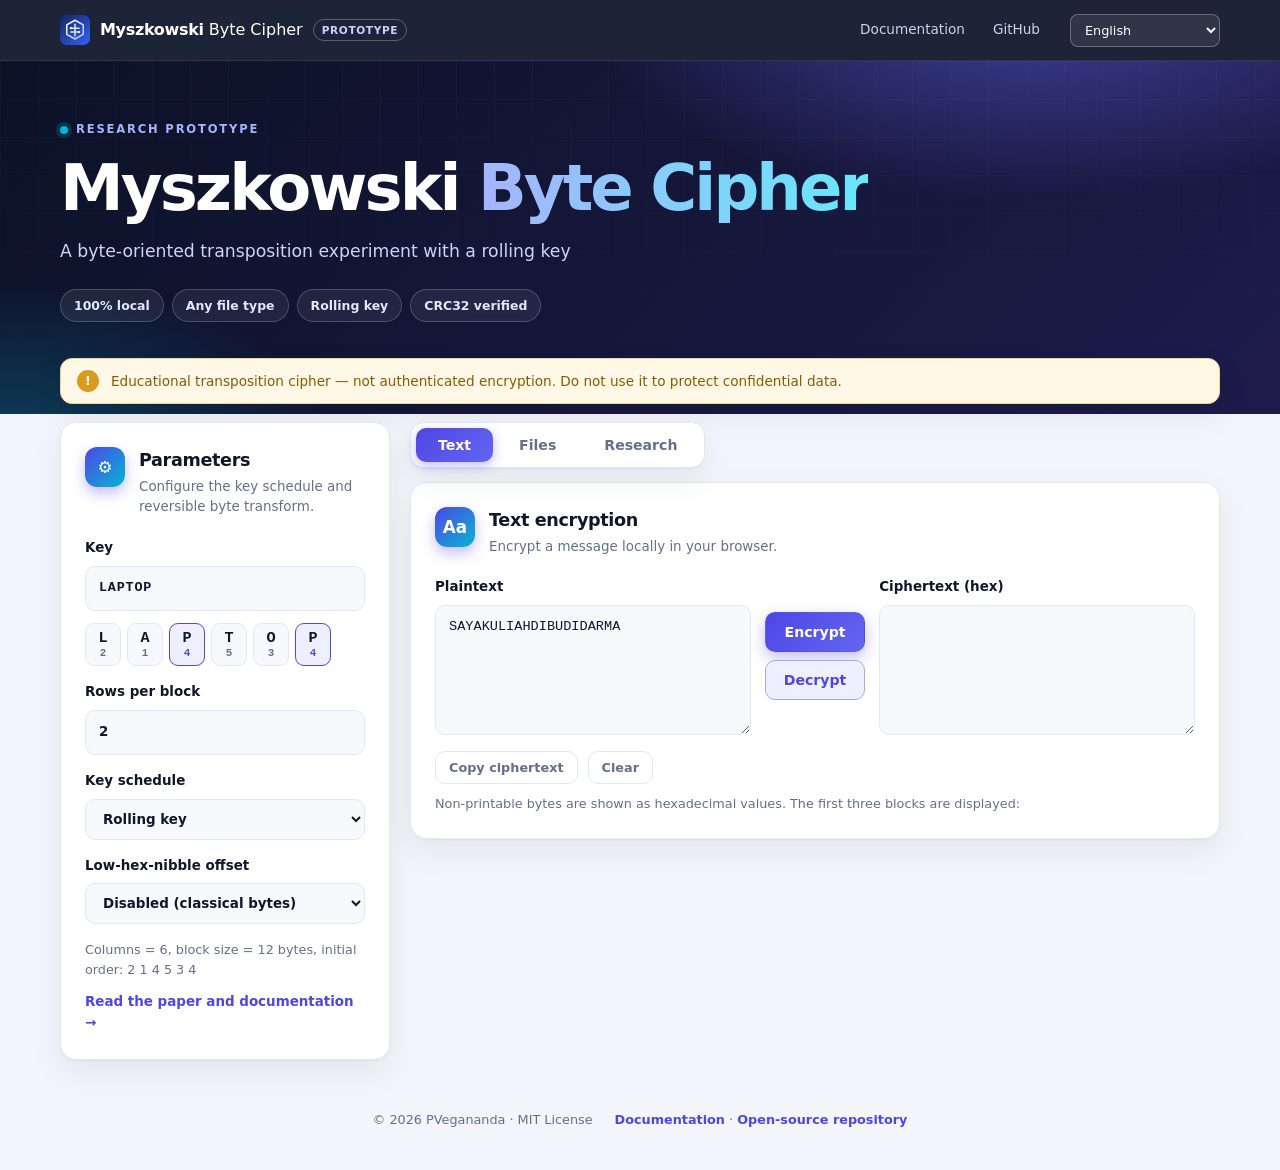
<file: index.html>
<!DOCTYPE html>
<html lang="en">
<head>
  <meta charset="UTF-8">
  <meta name="viewport" content="width=device-width, initial-scale=1">
  <title>Myszkowski Byte Cipher — Browser Transposition Cipher App</title>
  <meta name="description" content="Encrypt text and files with byte-oriented Myszkowski transposition, rolling keys and a reversible nibble transform. Runs entirely in your browser; nothing is uploaded.">
  <meta name="theme-color" content="#0f172a">
  <link rel="canonical" href="https://myszkowski-byte-cipher.pages.dev/">
  <meta property="og:type" content="website">
  <meta property="og:title" content="Myszkowski Byte Cipher">
  <meta property="og:description" content="Byte-oriented Myszkowski transposition with a rolling key. 100% local processing.">
  <meta property="og:url" content="https://myszkowski-byte-cipher.pages.dev/">
  <link rel="icon" href="assets/myszkowski-byte-cipher.svg" type="image/svg+xml">
  <link rel="stylesheet" href="css/style.css">
</head>
<body>
  <a class="skip-link" href="#workbench">Skip to application</a>

  <header class="appbar">
    <div class="appbar-inner">
      <a class="brand" href="./" aria-label="Myszkowski Byte Cipher">
        <img src="assets/myszkowski-byte-cipher.svg" alt="" width="30" height="30">
        <span class="brand-text"><strong>Myszkowski</strong> Byte Cipher</span>
        <span class="badge">Prototype</span>
      </a>
      <nav class="appnav" aria-label="Primary">
        <a href="paper.html" data-i18n="navDocs">Documentation</a>
        <a href="https://github.com/PVegananda/myszkowski-byte-cipher" rel="noopener">GitHub</a>
      </nav>
      <div class="language-switcher">
        <label for="languageSelect" class="sr-only">Language</label>
        <select id="languageSelect" aria-label="Language">
          <option value="en">English</option>
          <option value="id">Bahasa Indonesia</option>
        </select>
      </div>
    </div>
  </header>

  <section class="hero">
    <div class="hero-inner">
      <p class="eyebrow"><span class="dot"></span><span data-i18n="eyebrow">RESEARCH PROTOTYPE</span></p>
      <h1>Myszkowski <span>Byte Cipher</span></h1>
      <p class="lead" data-i18n="heroDescription">A byte-oriented transposition experiment with a rolling key</p>
      <ul class="pills">
        <li data-i18n="pillLocal">100% local</li>
        <li data-i18n="pillAnyFile">Any file type</li>
        <li data-i18n="pillRolling">Rolling key</li>
        <li data-i18n="pillCrc">CRC32 verified</li>
      </ul>
    </div>
  </section>

  <main id="workbench" class="workbench">
    <div class="notice" role="note">
      <span class="notice-icon" aria-hidden="true">!</span>
      <p data-i18n="notice">Educational transposition cipher — not authenticated encryption. Do not use it to protect confidential data.</p>
    </div>

    <div class="workspace">
      <!-- ============ CONFIGURATION ============ -->
      <aside class="panel config" aria-labelledby="h-params">
        <div class="panel-head">
          <span class="panel-icon" aria-hidden="true">⚙</span>
          <div>
            <h2 id="h-params" data-i18n="parametersTitle">Parameters</h2>
            <p data-i18n="parametersDescription">Configure the key schedule and reversible byte transform.</p>
          </div>
        </div>

        <label data-i18n="keyLabel">Key <input id="key" value="LAPTOP" autocomplete="off" spellcheck="false"></label>
        <div id="keyViz" class="keyviz" aria-live="polite" aria-label="Key ranking"></div>

        <label data-i18n="rowsLabel">Rows per block <input id="rows" type="number" min="1" max="65535" value="2"></label>
        <label data-i18n="scheduleLabel">Key schedule
          <select id="mode">
            <option value="rolling" data-i18n="rollingKey">Rolling key</option>
            <option value="static" data-i18n="staticKey">Static key</option>
          </select>
        </label>
        <label data-i18n="nibbleLabel">Low-hex-nibble offset
          <select id="hexOffset">
            <option value="0" data-i18n="nibbleOff">Disabled (classical bytes)</option>
            <option value="9" data-i18n="nibbleNine">Add 9 modulo 16</option>
            <option value="7" data-i18n="nibbleSeven">Add binary 0111 (7) modulo 16</option>
          </select>
        </label>
        <p id="info" class="hint"></p>
        <a class="doc-link" href="paper.html" data-i18n="readPaper">Read the paper and documentation →</a>
      </aside>

      <!-- ============ TOOLS ============ -->
      <section class="tools" aria-label="Tools">
        <div class="tabs" role="tablist" aria-label="Tools">
          <button type="button" role="tab" id="tab-text" class="tab active" aria-selected="true" aria-controls="pane-text" data-pane="pane-text" data-i18n="tabText">Text</button>
          <button type="button" role="tab" id="tab-file" class="tab" aria-selected="false" aria-controls="pane-file" data-pane="pane-file" tabindex="-1" data-i18n="tabFile">Files</button>
          <button type="button" role="tab" id="tab-research" class="tab" aria-selected="false" aria-controls="pane-research" data-pane="pane-research" tabindex="-1" data-i18n="tabResearch">Research</button>
        </div>

        <!-- Text -->
        <div class="panel pane" id="pane-text" role="tabpanel" aria-labelledby="tab-text">
          <div class="panel-head">
            <span class="panel-icon" aria-hidden="true">Aa</span>
            <div>
              <h2 data-i18n="textTitle">Text encryption</h2>
              <p data-i18n="textDescription">Encrypt a message locally in your browser.</p>
            </div>
          </div>
          <div class="io-grid">
            <label data-i18n="plainLabel">Plaintext <textarea id="plain" spellcheck="false">SAYAKULIAHDIBUDIDARMA</textarea></label>
            <div class="io-actions">
              <button id="encText" class="primary" data-i18n="encrypt">Encrypt</button>
              <button id="decText" class="secondary" data-i18n="decrypt">Decrypt</button>
            </div>
            <label data-i18n="cipherLabel">Ciphertext (hex) <textarea id="cipher" spellcheck="false"></textarea></label>
          </div>
          <div class="inline-actions">
            <button type="button" id="copyCipher" class="ghost" data-i18n="copyCipher">Copy ciphertext</button>
            <button type="button" id="clearText" class="ghost" data-i18n="clear">Clear</button>
          </div>
          <p class="hint" data-i18n="traceHint">Non-printable bytes are shown as hexadecimal values. The first three blocks are displayed:</p>
          <div id="trace"></div>
        </div>

        <!-- Files -->
        <div class="panel pane" id="pane-file" role="tabpanel" aria-labelledby="tab-file" hidden>
          <div class="panel-head">
            <span class="panel-icon" aria-hidden="true">⬆</span>
            <div>
              <h2 data-i18n="fileTitle">File encryption</h2>
              <p data-i18n="fileDescription">Process files without uploading them to a server.</p>
            </div>
          </div>
          <div class="file-picker" id="dropzone">
            <input type="file" id="fileIn">
            <label for="fileIn" class="file-picker-label">
              <span class="file-icon" aria-hidden="true">↑</span>
              <span class="file-picker-copy">
                <strong data-i18n="chooseFile">Choose a file</strong>
                <small data-i18n="fileHint">PDF, Office files, images, or any binary file</small>
                <small class="drop-hint" data-i18n="dropHint">or drag and drop it here</small>
              </span>
              <span class="file-picker-action" data-i18n="browse">Browse</span>
            </label>
            <p id="fileName" class="file-name" aria-live="polite" data-i18n="noFile">No file selected</p>
          </div>
          <div class="inline-actions">
            <button id="encFile" class="primary" data-i18n="encryptDownload">Encrypt and download (.mysz)</button>
            <button id="decFile" class="secondary" data-i18n="decryptDownload">Decrypt and download</button>
          </div>
          <pre id="fileResult"></pre>
        </div>

        <!-- Research -->
        <div class="panel pane" id="pane-research" role="tabpanel" aria-labelledby="tab-research" hidden>
          <div class="panel-head">
            <span class="panel-icon" aria-hidden="true">∿</span>
            <div>
              <h2 data-i18n="researchTitle">Research measurements</h2>
              <p data-i18n="researchDescription">Collect repeatable timing and pattern observations.</p>
            </div>
          </div>
          <div class="inline-actions">
            <button id="runBench" class="primary" data-i18n="runBenchmark">Run timing benchmark</button>
            <button id="copyCsv" class="secondary" data-i18n="copyCsv">Copy CSV</button>
          </div>
          <div class="table-wrap">
            <table class="res">
              <thead><tr><th>Size</th><th>Encryption (ms)</th><th>Decryption (ms)</th></tr></thead>
              <tbody id="benchBody"></tbody>
            </table>
          </div>
          <div class="divider"></div>
          <div class="inline-actions">
            <button id="runPattern" class="primary" data-i18n="runPattern">Run repeated-block test</button>
          </div>
          <pre id="patternResult"></pre>
        </div>
      </section>
    </div>
  </main>

  <div id="status" class="toast" role="status" aria-live="polite" aria-hidden="true"></div>

  <footer class="footer">
    <span>© 2026 PVegananda · MIT License</span>
    <span>
      <a href="paper.html" data-i18n="navDocs">Documentation</a> ·
      <a href="https://github.com/PVegananda/myszkowski-byte-cipher">Open-source repository</a>
    </span>
  </footer>

  <script src="js/utils.js"></script>
  <script src="js/format.js"></script>
  <script src="js/cipher.js"></script>
  <script src="js/analysis.js"></script>
  <script src="js/app.js"></script>
  <script src="js/ui.js"></script>
</body>
</html>
</file>
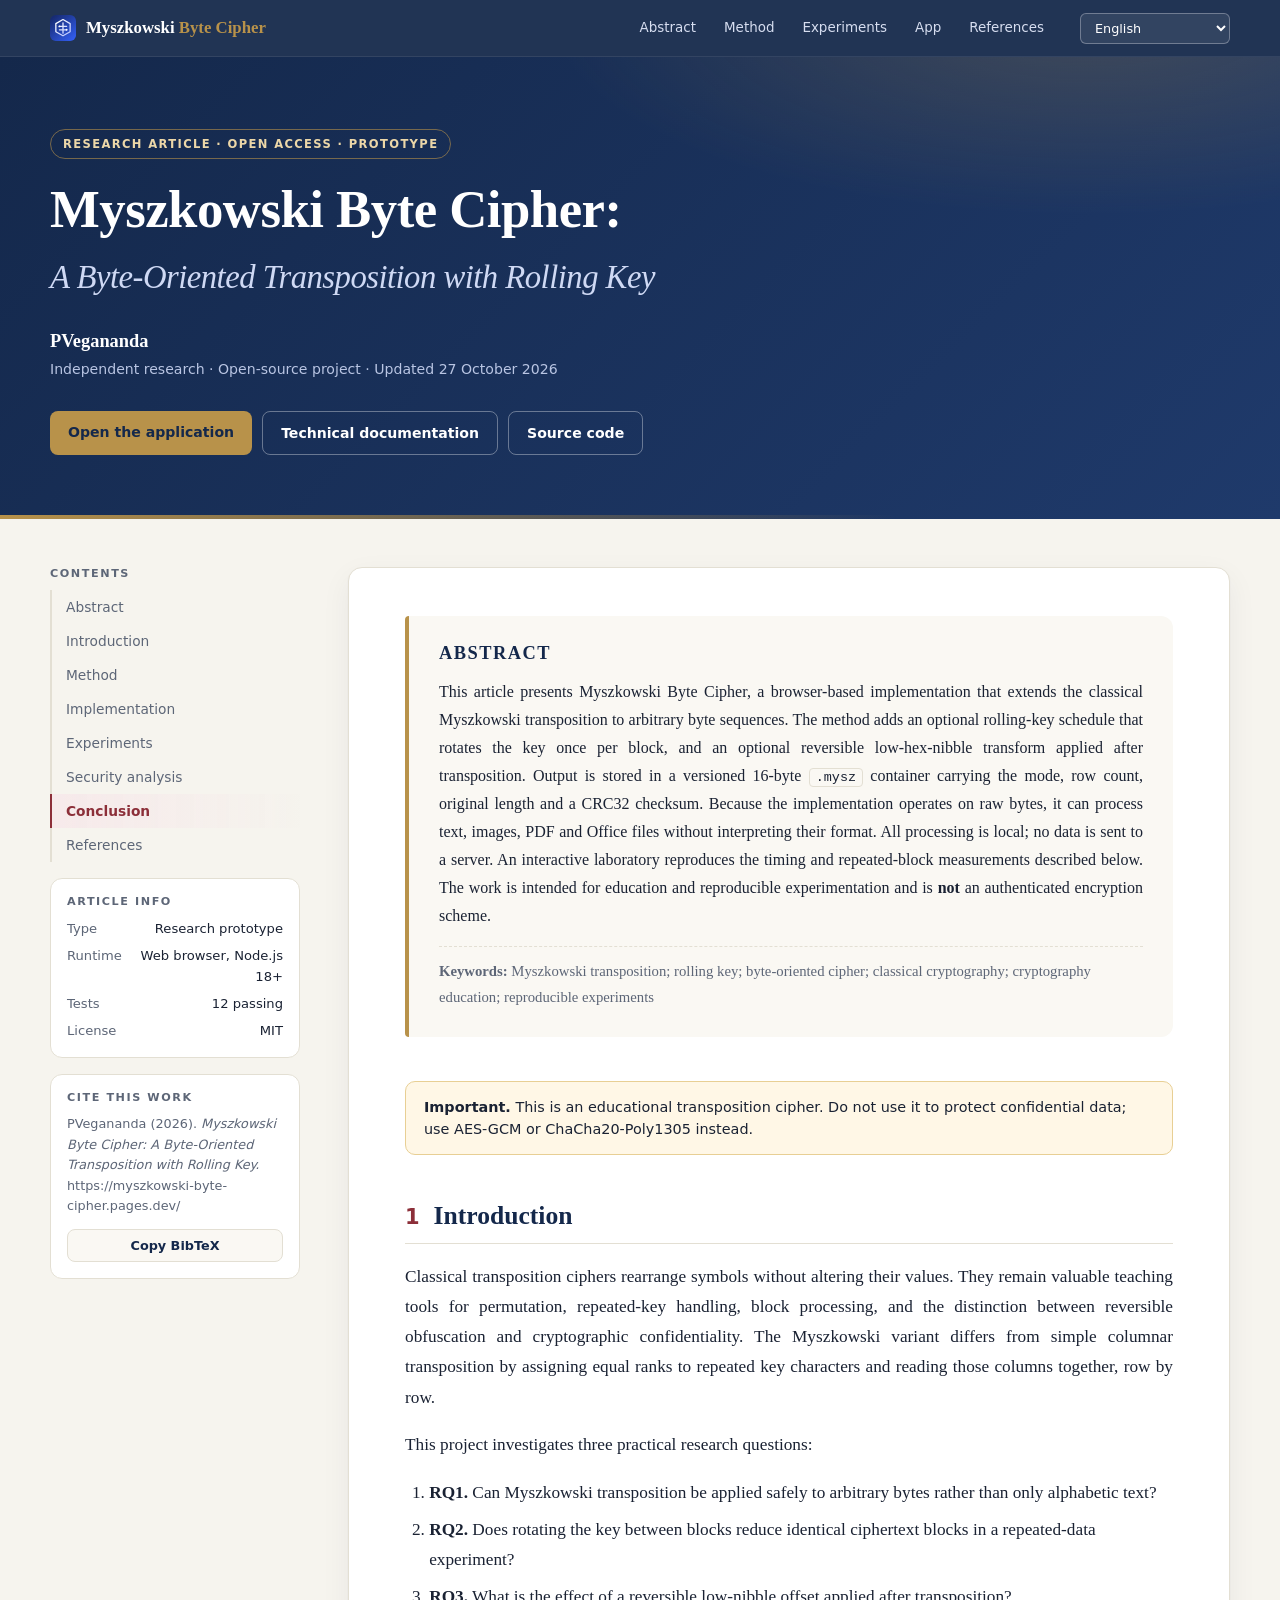
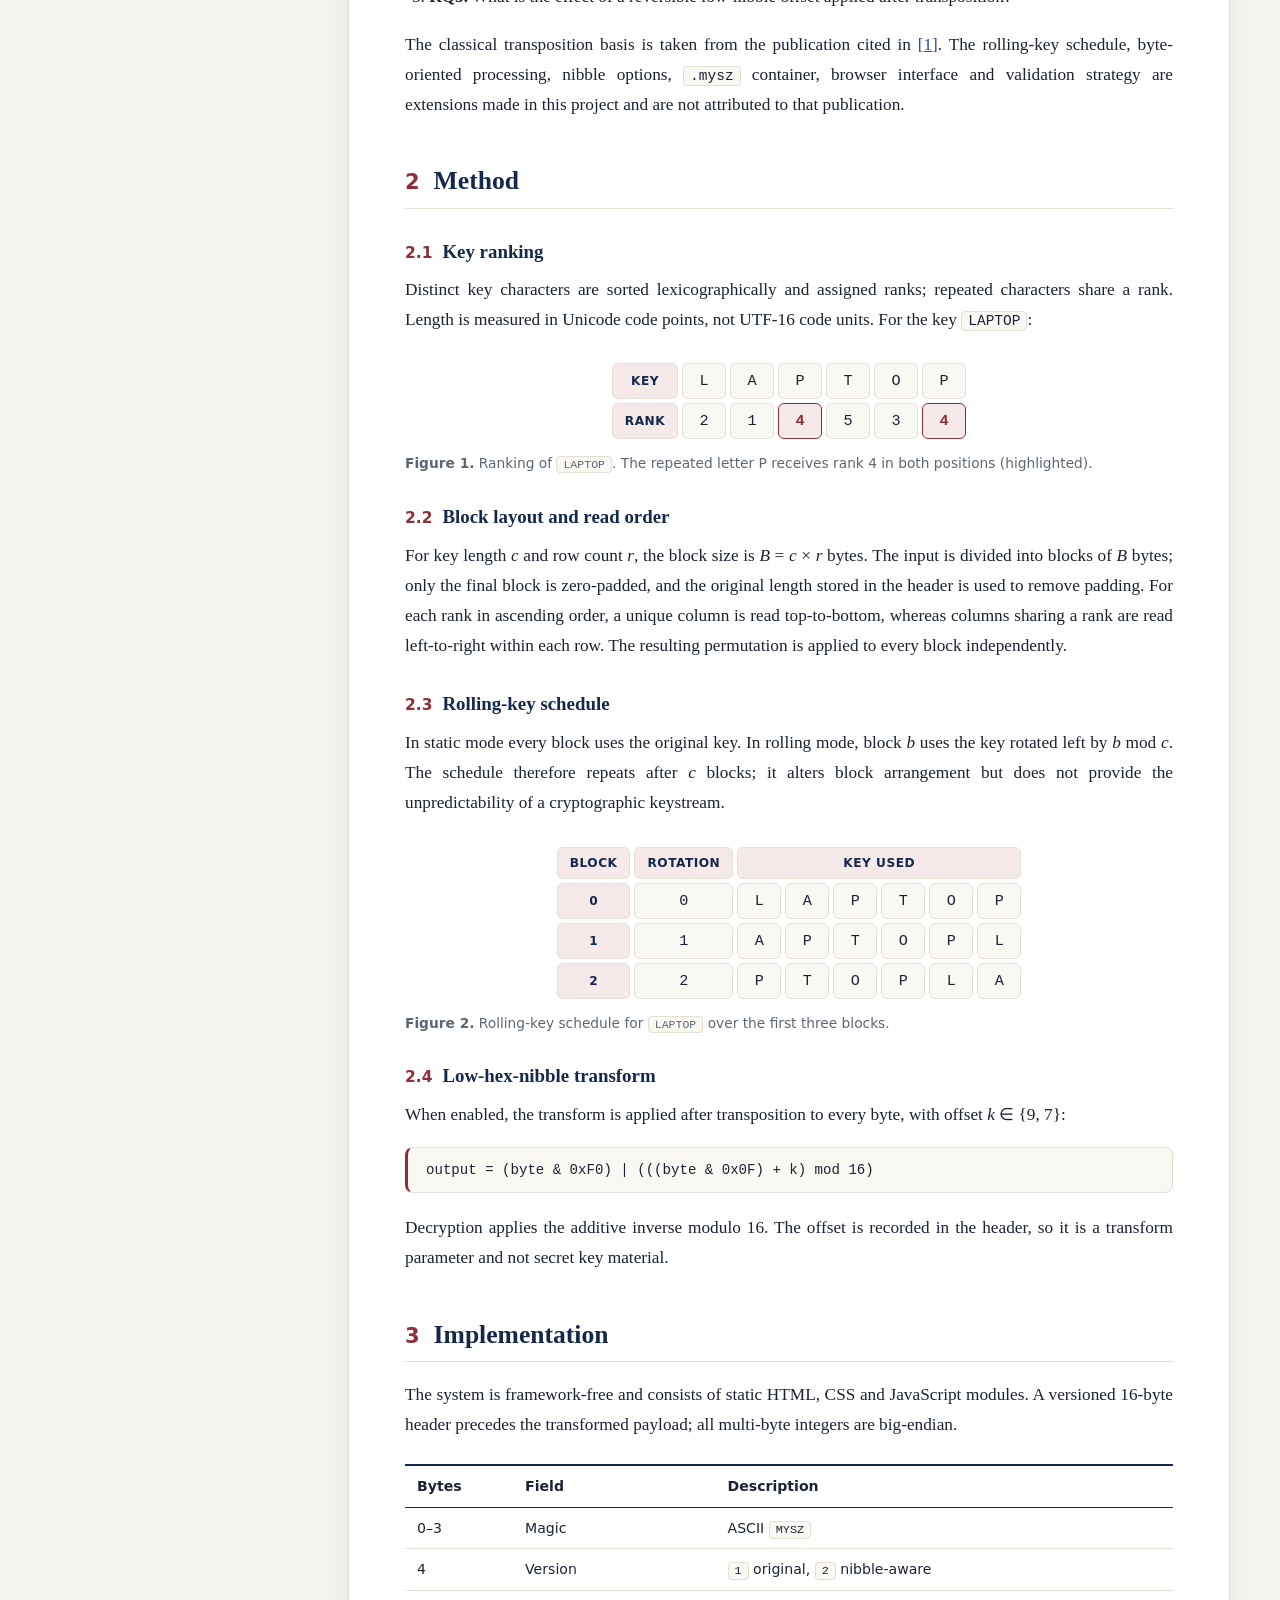
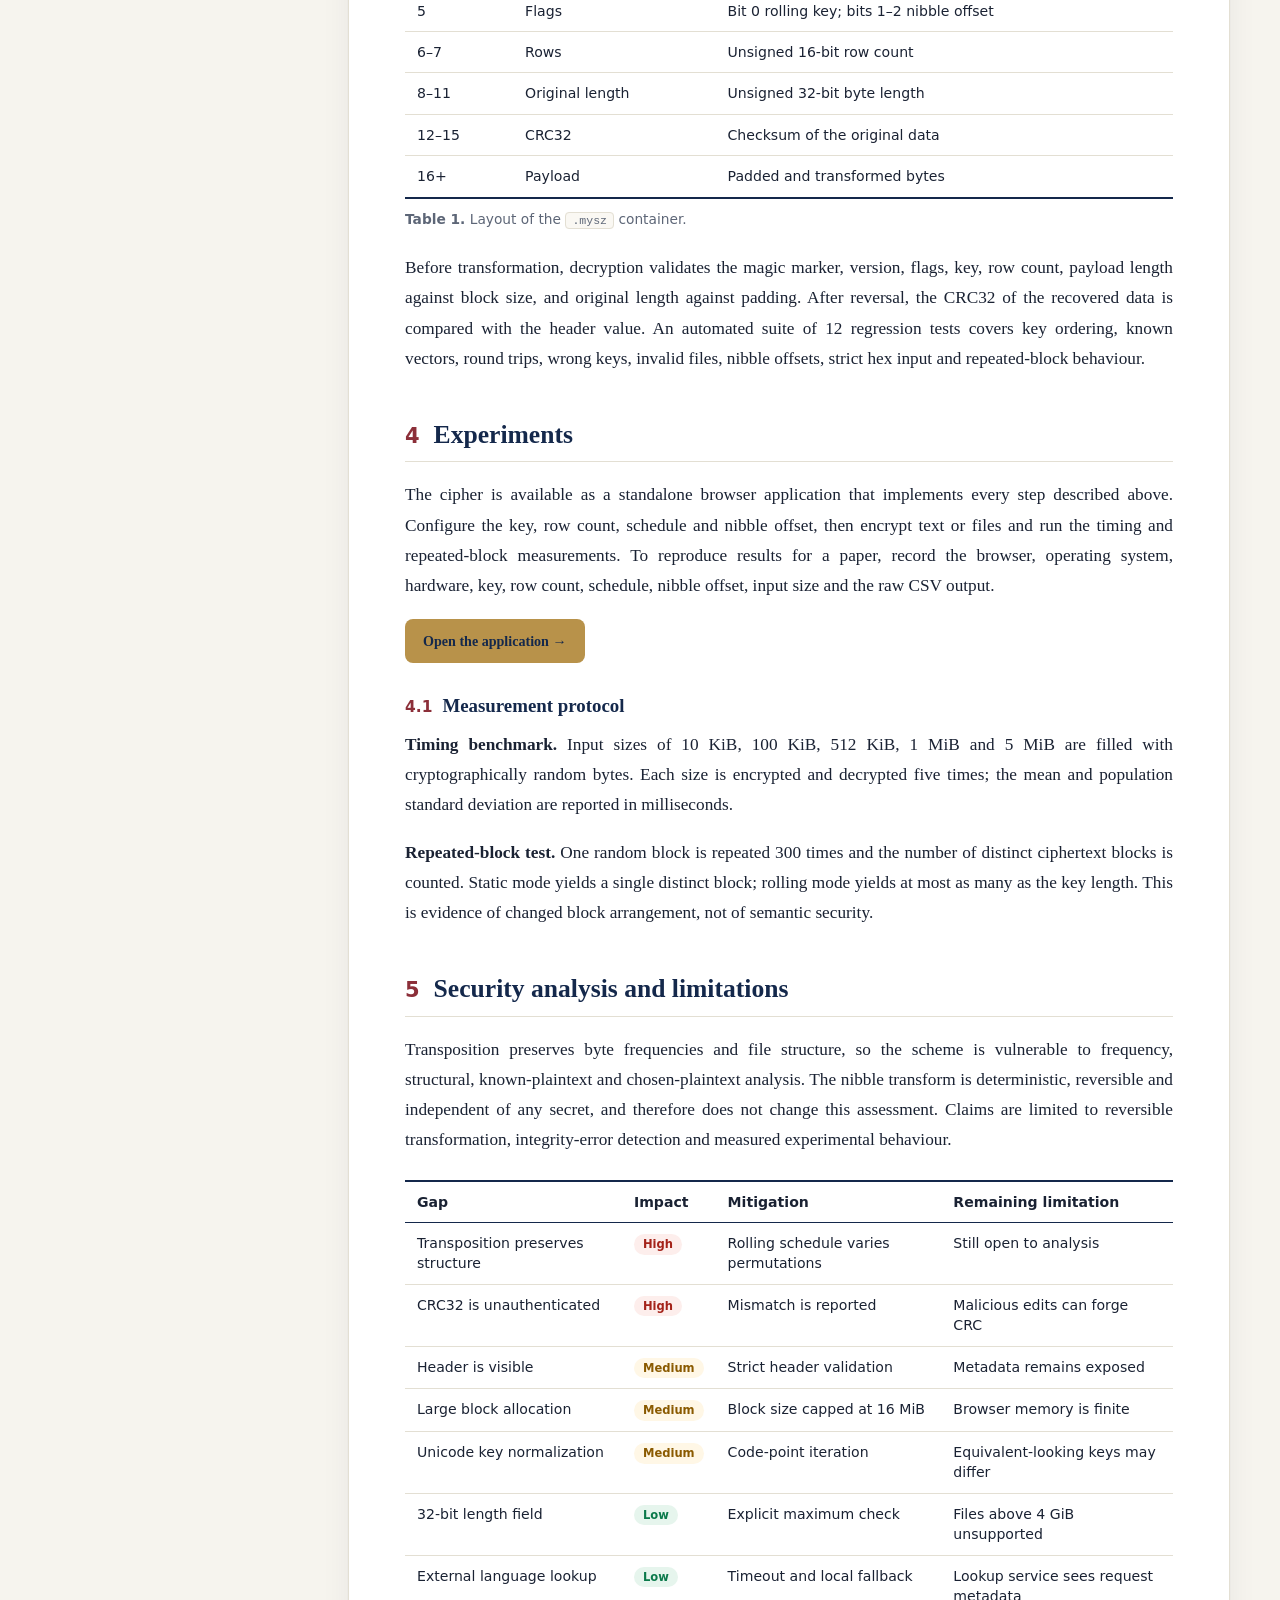
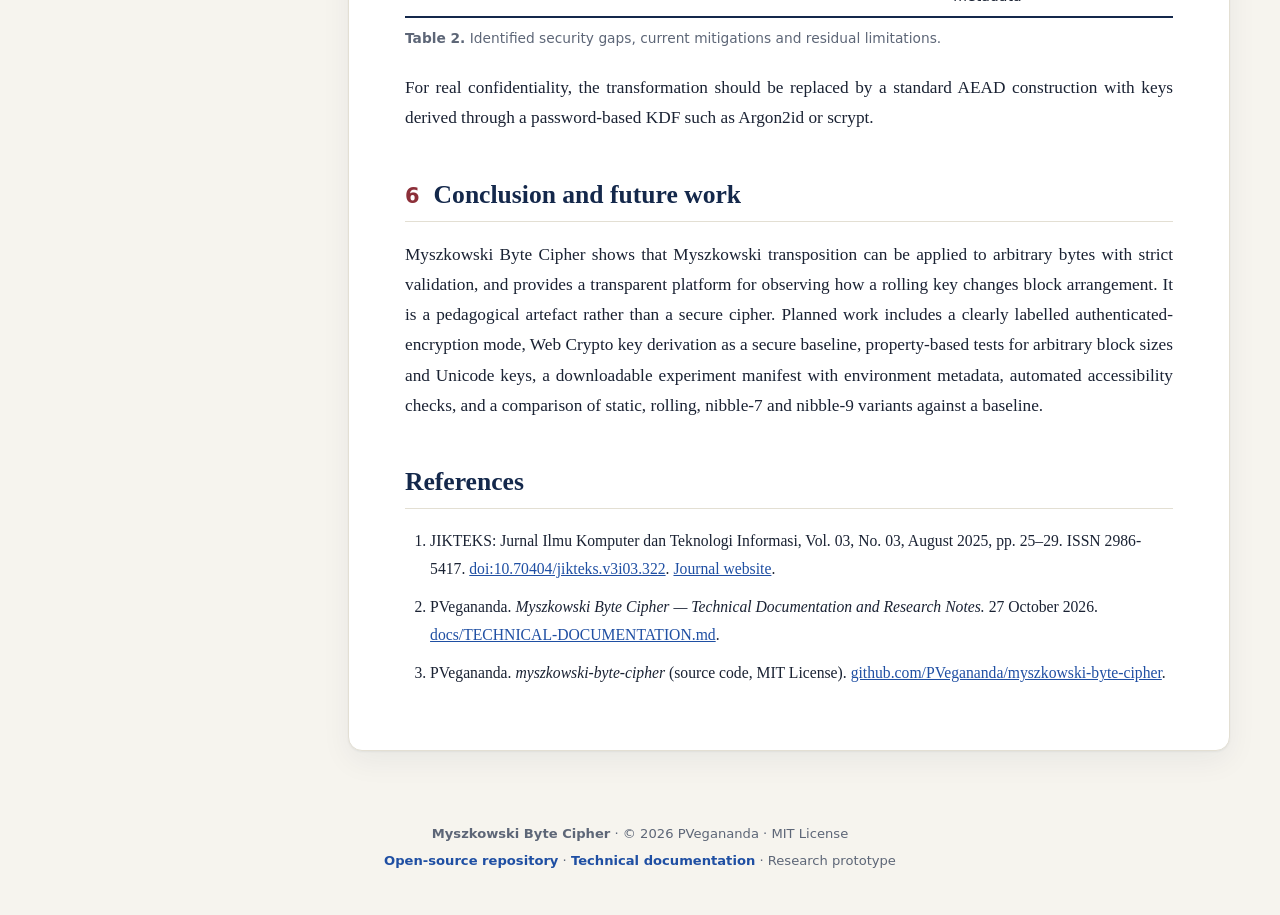
<file: paper.html>
<!DOCTYPE html>
<html lang="en">
<head>
  <meta charset="UTF-8">
  <meta name="viewport" content="width=device-width, initial-scale=1">
  <title>Myszkowski Byte Cipher: A Byte-Oriented Transposition with Rolling Key | PVegananda</title>
  <meta name="description" content="A research article and interactive laboratory on byte-oriented Myszkowski transposition with a rolling key schedule, a reversible low-nibble transform, and a versioned .mysz container. Runs entirely in the browser.">
  <meta name="author" content="PVegananda">
  <meta name="keywords" content="Myszkowski transposition, classical cipher, rolling key, byte cipher, cryptography education, browser implementation">
  <meta name="theme-color" content="#14284b">
  <link rel="canonical" href="https://myszkowski-byte-cipher.pages.dev/paper.html">

  <!-- Scholarly metadata (Google Scholar / Highwire) -->
  <meta name="citation_title" content="Myszkowski Byte Cipher: A Byte-Oriented Transposition with Rolling Key">
  <meta name="citation_author" content="PVegananda">
  <meta name="citation_publication_date" content="2026/10/27">
  <meta name="citation_online_date" content="2026/10/27">
  <meta name="citation_language" content="en">
  <meta name="citation_abstract_html_url" content="https://myszkowski-byte-cipher.pages.dev/paper.html">
  <meta name="DC.title" content="Myszkowski Byte Cipher: A Byte-Oriented Transposition with Rolling Key">
  <meta name="DC.creator" content="PVegananda">
  <meta name="DC.rights" content="MIT License">

  <!-- Open Graph -->
  <meta property="og:type" content="article">
  <meta property="og:title" content="Myszkowski Byte Cipher: A Byte-Oriented Transposition with Rolling Key">
  <meta property="og:description" content="Research article and interactive laboratory for byte-oriented Myszkowski transposition.">
  <meta property="og:url" content="https://myszkowski-byte-cipher.pages.dev/paper.html">
  <meta name="twitter:card" content="summary">

  <link rel="icon" href="assets/myszkowski-byte-cipher.svg" type="image/svg+xml">
  <link rel="stylesheet" href="css/paper.css">

  <script type="application/ld+json">
  {
    "@context": "https://schema.org",
    "@type": "ScholarlyArticle",
    "headline": "Myszkowski Byte Cipher: A Byte-Oriented Transposition with Rolling Key",
    "author": { "@type": "Person", "name": "PVegananda" },
    "datePublished": "2026-10-27",
    "inLanguage": ["en", "id"],
    "license": "https://opensource.org/licenses/MIT",
    "url": "https://myszkowski-byte-cipher.pages.dev/",
    "codeRepository": "https://github.com/PVegananda/myszkowski-byte-cipher",
    "keywords": "Myszkowski transposition, rolling key, byte cipher, cryptography education"
  }
  </script>
</head>
<body>
  <a class="skip-link" href="#content">Skip to content</a>
  <div class="progress" id="progress" aria-hidden="true"></div>

  <header class="topbar">
    <div class="topbar-inner">
      <a class="brand" href="./" aria-label="Myszkowski Byte Cipher">
        <img src="assets/myszkowski-byte-cipher.svg" alt="" width="26" height="26">
        <span>Myszkowski<em>&nbsp;Byte Cipher</em></span>
      </a>
      <nav class="topnav" aria-label="Primary">
        <a href="#abstract"><span lang="en">Abstract</span><span lang="id">Abstrak</span></a>
        <a href="#method"><span lang="en">Method</span><span lang="id">Metode</span></a>
        <a href="#experiments"><span lang="en">Experiments</span><span lang="id">Eksperimen</span></a>
        <a href="./" class="topnav-app"><span lang="en">App</span><span lang="id">Aplikasi</span></a>
        <a href="#references"><span lang="en">References</span><span lang="id">Referensi</span></a>
      </nav>
      <div class="language-switcher">
        <label for="languageSelect" class="sr-only">Language</label>
        <select id="languageSelect" aria-label="Language">
          <option value="en">English</option>
          <option value="id">Bahasa Indonesia</option>
        </select>
      </div>
    </div>
  </header>

  <!-- ============ TITLE BLOCK ============ -->
  <header class="masthead" id="top">
    <div class="masthead-inner">
      <p class="article-type"><span lang="en">Research Article &middot; Open Access &middot; Prototype</span><span lang="id">Artikel Penelitian &middot; Akses Terbuka &middot; Prototipe</span></p>
      <h1>Myszkowski Byte Cipher:<br><span>A Byte-Oriented Transposition with Rolling Key</span></h1>
      <p class="byline"><strong>PVegananda</strong></p>
      <p class="affil"><span lang="en">Independent research &middot; Open-source project &middot; Updated 27 October 2026</span><span lang="id">Penelitian mandiri &middot; Proyek sumber terbuka &middot; Diperbarui 27 Oktober 2026</span></p>
      <div class="masthead-actions">
        <a class="btn btn-solid" href="./"><span lang="en">Open the application</span><span lang="id">Buka aplikasi</span></a>
        <a class="btn btn-ghost" href="docs/TECHNICAL-DOCUMENTATION.md"><span lang="en">Technical documentation</span><span lang="id">Dokumentasi teknis</span></a>
        <a class="btn btn-ghost" href="https://github.com/PVegananda/myszkowski-byte-cipher"><span lang="en">Source code</span><span lang="id">Kode sumber</span></a>
      </div>
    </div>
  </header>

  <div class="layout">
    <!-- ============ SIDEBAR ============ -->
    <aside class="sidebar" aria-label="Article navigation">
      <nav class="toc" aria-label="Table of contents">
        <h2><span lang="en">Contents</span><span lang="id">Daftar Isi</span></h2>
        <ol>
          <li><a href="#abstract"><span lang="en">Abstract</span><span lang="id">Abstrak</span></a></li>
          <li><a href="#introduction"><span lang="en">Introduction</span><span lang="id">Pendahuluan</span></a></li>
          <li><a href="#method"><span lang="en">Method</span><span lang="id">Metode</span></a></li>
          <li><a href="#implementation"><span lang="en">Implementation</span><span lang="id">Implementasi</span></a></li>
          <li><a href="#experiments"><span lang="en">Experiments</span><span lang="id">Eksperimen</span></a></li>
          <li><a href="#security"><span lang="en">Security analysis</span><span lang="id">Analisis keamanan</span></a></li>
          <li><a href="#conclusion"><span lang="en">Conclusion</span><span lang="id">Kesimpulan</span></a></li>
          <li><a href="#references"><span lang="en">References</span><span lang="id">Referensi</span></a></li>
        </ol>
      </nav>
      <div class="sidebar-box">
        <h2><span lang="en">Article info</span><span lang="id">Info artikel</span></h2>
        <dl>
          <dt><span lang="en">Type</span><span lang="id">Jenis</span></dt><dd><span lang="en">Research prototype</span><span lang="id">Prototipe riset</span></dd>
          <dt><span lang="en">Runtime</span><span lang="id">Lingkungan</span></dt><dd>Web browser, Node.js 18+</dd>
          <dt><span lang="en">Tests</span><span lang="id">Pengujian</span></dt><dd>12 <span lang="en">passing</span><span lang="id">lulus</span></dd>
          <dt><span lang="en">License</span><span lang="id">Lisensi</span></dt><dd>MIT</dd>
        </dl>
      </div>
      <div class="sidebar-box">
        <h2><span lang="en">Cite this work</span><span lang="id">Kutip karya ini</span></h2>
        <p class="cite-text">PVegananda (2026). <em>Myszkowski Byte Cipher: A Byte-Oriented Transposition with Rolling Key.</em> https://myszkowski-byte-cipher.pages.dev/</p>
        <button type="button" id="copyCite" class="btn-small"><span lang="en">Copy BibTeX</span><span lang="id">Salin BibTeX</span></button>
      </div>
    </aside>

    <!-- ============ ARTICLE ============ -->
    <main id="content" class="paper">

      <section id="abstract" class="abstract" aria-labelledby="h-abstract">
        <h2 id="h-abstract"><span lang="en">Abstract</span><span lang="id">Abstrak</span></h2>
        <p lang="en">This article presents Myszkowski Byte Cipher, a browser-based implementation that extends the classical Myszkowski transposition to arbitrary byte sequences. The method adds an optional rolling-key schedule that rotates the key once per block, and an optional reversible low-hex-nibble transform applied after transposition. Output is stored in a versioned 16-byte <code>.mysz</code> container carrying the mode, row count, original length and a CRC32 checksum. Because the implementation operates on raw bytes, it can process text, images, PDF and Office files without interpreting their format. All processing is local; no data is sent to a server. An interactive laboratory reproduces the timing and repeated-block measurements described below. The work is intended for education and reproducible experimentation and is <strong>not</strong> an authenticated encryption scheme.</p>
        <p lang="id">Artikel ini memaparkan Myszkowski Byte Cipher, implementasi berbasis browser yang memperluas transposisi Myszkowski klasik ke deret byte sembarang. Metode ini menambahkan jadwal kunci berputar (<em>rolling key</em>) opsional yang memutar kunci pada setiap blok, serta transformasi low-hex-nibble opsional yang dapat dibalik setelah transposisi. Keluaran disimpan dalam kontainer <code>.mysz</code> berversi sepanjang 16 byte yang memuat mode, jumlah baris, panjang asli, dan checksum CRC32. Karena bekerja pada byte mentah, implementasi ini dapat memproses teks, gambar, PDF, dan file Office tanpa menafsirkan formatnya. Seluruh pemrosesan berlangsung lokal; tidak ada data dikirim ke server. Laboratorium interaktif mereproduksi pengukuran waktu dan uji blok berulang yang dijelaskan di bawah. Karya ini ditujukan untuk pendidikan dan eksperimen yang dapat direproduksi, dan <strong>bukan</strong> skema enkripsi terotentikasi.</p>
        <p class="keywords"><strong><span lang="en">Keywords:</span><span lang="id">Kata kunci:</span></strong> Myszkowski transposition; rolling key; byte-oriented cipher; classical cryptography; cryptography education; reproducible experiments</p>
      </section>

      <div class="notice" role="note">
        <strong><span lang="en">Important.</span><span lang="id">Penting.</span></strong>
        <span lang="en">This is an educational transposition cipher. Do not use it to protect confidential data; use AES-GCM or ChaCha20-Poly1305 instead.</span>
        <span lang="id">Ini adalah cipher transposisi untuk pembelajaran. Jangan gunakan untuk melindungi data rahasia; gunakan AES-GCM atau ChaCha20-Poly1305.</span>
      </div>

      <!-- 1 -->
      <section id="introduction" aria-labelledby="h-intro">
        <h2 id="h-intro"><span class="num">1</span><span lang="en">Introduction</span><span lang="id">Pendahuluan</span></h2>
        <p lang="en">Classical transposition ciphers rearrange symbols without altering their values. They remain valuable teaching tools for permutation, repeated-key handling, block processing, and the distinction between reversible obfuscation and cryptographic confidentiality. The Myszkowski variant differs from simple columnar transposition by assigning equal ranks to repeated key characters and reading those columns together, row by row.</p>
        <p lang="id">Cipher transposisi klasik menyusun ulang simbol tanpa mengubah nilainya. Cipher ini tetap berguna sebagai bahan ajar tentang permutasi, penanganan kunci berulang, pemrosesan blok, serta perbedaan antara pengaburan yang dapat dibalik dan kerahasiaan kriptografis. Varian Myszkowski berbeda dari transposisi kolom sederhana karena memberi peringkat sama pada karakter kunci yang berulang dan membaca kolom-kolom tersebut bersama, baris demi baris.</p>
        <p lang="en">This project investigates three practical research questions:</p>
        <p lang="id">Proyek ini menelaah tiga pertanyaan penelitian praktis:</p>
        <ol class="rq">
          <li><span lang="en"><strong>RQ1.</strong> Can Myszkowski transposition be applied safely to arbitrary bytes rather than only alphabetic text?</span><span lang="id"><strong>RQ1.</strong> Dapatkah transposisi Myszkowski diterapkan dengan aman pada byte sembarang, bukan hanya teks alfabet?</span></li>
          <li><span lang="en"><strong>RQ2.</strong> Does rotating the key between blocks reduce identical ciphertext blocks in a repeated-data experiment?</span><span lang="id"><strong>RQ2.</strong> Apakah memutar kunci antarblok mengurangi blok ciphertext yang identik pada eksperimen data berulang?</span></li>
          <li><span lang="en"><strong>RQ3.</strong> What is the effect of a reversible low-nibble offset applied after transposition?</span><span lang="id"><strong>RQ3.</strong> Apa pengaruh offset low-nibble yang dapat dibalik setelah transposisi?</span></li>
        </ol>
        <p lang="en">The classical transposition basis is taken from the publication cited in <a href="#references">[1]</a>. The rolling-key schedule, byte-oriented processing, nibble options, <code>.mysz</code> container, browser interface and validation strategy are extensions made in this project and are not attributed to that publication.</p>
        <p lang="id">Dasar transposisi klasik diambil dari publikasi yang dirujuk pada <a href="#references">[1]</a>. Jadwal kunci berputar, pemrosesan berbasis byte, opsi nibble, kontainer <code>.mysz</code>, antarmuka browser, dan strategi validasi merupakan perluasan dalam proyek ini dan tidak dinisbatkan kepada publikasi tersebut.</p>
      </section>

      <!-- 2 -->
      <section id="method" aria-labelledby="h-method">
        <h2 id="h-method"><span class="num">2</span><span lang="en">Method</span><span lang="id">Metode</span></h2>

        <h3><span class="num">2.1</span><span lang="en">Key ranking</span><span lang="id">Peringkat kunci</span></h3>
        <p lang="en">Distinct key characters are sorted lexicographically and assigned ranks; repeated characters share a rank. Length is measured in Unicode code points, not UTF-16 code units. For the key <code>LAPTOP</code>:</p>
        <p lang="id">Karakter kunci yang berbeda diurutkan secara leksikografis dan diberi peringkat; karakter berulang memiliki peringkat sama. Panjang diukur dalam titik kode Unicode, bukan unit kode UTF-16. Untuk kunci <code>LAPTOP</code>:</p>
        <figure class="figure">
          <table class="rank-table" aria-label="Key ranking example">
            <tbody>
              <tr><th scope="row">Key</th><td>L</td><td>A</td><td>P</td><td>T</td><td>O</td><td>P</td></tr>
              <tr><th scope="row">Rank</th><td>2</td><td>1</td><td class="rep">4</td><td>5</td><td>3</td><td class="rep">4</td></tr>
            </tbody>
          </table>
          <figcaption><strong>Figure 1.</strong> <span lang="en">Ranking of <code>LAPTOP</code>. The repeated letter P receives rank 4 in both positions (highlighted).</span><span lang="id">Peringkat <code>LAPTOP</code>. Huruf P yang berulang mendapat peringkat 4 pada kedua posisi (disorot).</span></figcaption>
        </figure>

        <h3><span class="num">2.2</span><span lang="en">Block layout and read order</span><span lang="id">Tata letak blok dan urutan baca</span></h3>
        <p lang="en">For key length <var>c</var> and row count <var>r</var>, the block size is <var>B</var> = <var>c</var> &times; <var>r</var> bytes. The input is divided into blocks of <var>B</var> bytes; only the final block is zero-padded, and the original length stored in the header is used to remove padding. For each rank in ascending order, a unique column is read top-to-bottom, whereas columns sharing a rank are read left-to-right within each row. The resulting permutation is applied to every block independently.</p>
        <p lang="id">Untuk panjang kunci <var>c</var> dan jumlah baris <var>r</var>, ukuran blok adalah <var>B</var> = <var>c</var> &times; <var>r</var> byte. Masukan dibagi menjadi blok <var>B</var> byte; hanya blok terakhir yang diberi padding nol, dan panjang asli pada header digunakan untuk membuang padding. Untuk setiap peringkat menaik, kolom unik dibaca atas ke bawah, sedangkan kolom yang berbagi peringkat dibaca kiri ke kanan pada tiap baris. Permutasi yang dihasilkan diterapkan pada setiap blok secara independen.</p>

        <h3><span class="num">2.3</span><span lang="en">Rolling-key schedule</span><span lang="id">Jadwal kunci berputar</span></h3>
        <p lang="en">In static mode every block uses the original key. In rolling mode, block <var>b</var> uses the key rotated left by <var>b</var> mod <var>c</var>. The schedule therefore repeats after <var>c</var> blocks; it alters block arrangement but does not provide the unpredictability of a cryptographic keystream.</p>
        <p lang="id">Pada mode statis setiap blok memakai kunci asli. Pada mode berputar, blok <var>b</var> memakai kunci yang diputar ke kiri sebanyak <var>b</var> mod <var>c</var>. Jadwal ini berulang setiap <var>c</var> blok; ia mengubah susunan blok tetapi tidak memberi ketidakterdugaan seperti aliran kunci kriptografis.</p>
        <figure class="figure">
          <table class="rank-table" aria-label="Rolling schedule example">
            <thead><tr><th scope="col">Block</th><th scope="col">Rotation</th><th scope="col" colspan="6">Key used</th></tr></thead>
            <tbody>
              <tr><th scope="row">0</th><td>0</td><td>L</td><td>A</td><td>P</td><td>T</td><td>O</td><td>P</td></tr>
              <tr><th scope="row">1</th><td>1</td><td>A</td><td>P</td><td>T</td><td>O</td><td>P</td><td>L</td></tr>
              <tr><th scope="row">2</th><td>2</td><td>P</td><td>T</td><td>O</td><td>P</td><td>L</td><td>A</td></tr>
            </tbody>
          </table>
          <figcaption><strong>Figure 2.</strong> <span lang="en">Rolling-key schedule for <code>LAPTOP</code> over the first three blocks.</span><span lang="id">Jadwal kunci berputar untuk <code>LAPTOP</code> pada tiga blok pertama.</span></figcaption>
        </figure>

        <h3><span class="num">2.4</span><span lang="en">Low-hex-nibble transform</span><span lang="id">Transformasi low-hex-nibble</span></h3>
        <p lang="en">When enabled, the transform is applied after transposition to every byte, with offset <var>k</var> &isin; {9, 7}:</p>
        <p lang="id">Jika diaktifkan, transformasi diterapkan setelah transposisi pada setiap byte, dengan offset <var>k</var> &isin; {9, 7}:</p>
        <pre class="formula" aria-label="Nibble transform formula">output = (byte &amp; 0xF0) | (((byte &amp; 0x0F) + k) mod 16)</pre>
        <p lang="en">Decryption applies the additive inverse modulo 16. The offset is recorded in the header, so it is a transform parameter and not secret key material.</p>
        <p lang="id">Dekripsi memakai invers aditif modulo 16. Offset dicatat di header, sehingga ia adalah parameter transformasi, bukan materi kunci rahasia.</p>
      </section>

      <!-- 3 -->
      <section id="implementation" aria-labelledby="h-impl">
        <h2 id="h-impl"><span class="num">3</span><span lang="en">Implementation</span><span lang="id">Implementasi</span></h2>
        <p lang="en">The system is framework-free and consists of static HTML, CSS and JavaScript modules. A versioned 16-byte header precedes the transformed payload; all multi-byte integers are big-endian.</p>
        <p lang="id">Sistem ini tanpa framework dan terdiri dari modul HTML, CSS, dan JavaScript statis. Header berversi 16 byte mendahului payload yang ditransformasi; semua bilangan multibyte memakai big-endian.</p>
        <figure class="figure">
          <div class="table-wrap">
          <table class="data-table">
            <caption class="sr-only">.mysz header layout</caption>
            <thead><tr><th>Bytes</th><th>Field</th><th>Description</th></tr></thead>
            <tbody>
              <tr><td>0&ndash;3</td><td>Magic</td><td>ASCII <code>MYSZ</code></td></tr>
              <tr><td>4</td><td>Version</td><td><code>1</code> original, <code>2</code> nibble-aware</td></tr>
              <tr><td>5</td><td>Flags</td><td>Bit 0 rolling key; bits 1&ndash;2 nibble offset</td></tr>
              <tr><td>6&ndash;7</td><td>Rows</td><td>Unsigned 16-bit row count</td></tr>
              <tr><td>8&ndash;11</td><td>Original length</td><td>Unsigned 32-bit byte length</td></tr>
              <tr><td>12&ndash;15</td><td>CRC32</td><td>Checksum of the original data</td></tr>
              <tr><td>16+</td><td>Payload</td><td>Padded and transformed bytes</td></tr>
            </tbody>
          </table>
          </div>
          <figcaption><strong>Table 1.</strong> <span lang="en">Layout of the <code>.mysz</code> container.</span><span lang="id">Tata letak kontainer <code>.mysz</code>.</span></figcaption>
        </figure>
        <p lang="en">Before transformation, decryption validates the magic marker, version, flags, key, row count, payload length against block size, and original length against padding. After reversal, the CRC32 of the recovered data is compared with the header value. An automated suite of 12 regression tests covers key ordering, known vectors, round trips, wrong keys, invalid files, nibble offsets, strict hex input and repeated-block behaviour.</p>
        <p lang="id">Sebelum transformasi, dekripsi memvalidasi penanda magic, versi, flag, kunci, jumlah baris, panjang payload terhadap ukuran blok, dan panjang asli terhadap padding. Setelah pembalikan, CRC32 data hasil pemulihan dibandingkan dengan nilai header. Rangkaian 12 uji regresi otomatis mencakup urutan kunci, vektor uji, round trip, kunci salah, file tidak valid, offset nibble, masukan hex ketat, dan perilaku blok berulang.</p>
      </section>

      <!-- 4 -->
      <section id="experiments" aria-labelledby="h-exp">
        <h2 id="h-exp"><span class="num">4</span><span lang="en">Experiments</span><span lang="id">Eksperimen</span></h2>
        <p lang="en">The cipher is available as a standalone browser application that implements every step described above. Configure the key, row count, schedule and nibble offset, then encrypt text or files and run the timing and repeated-block measurements. To reproduce results for a paper, record the browser, operating system, hardware, key, row count, schedule, nibble offset, input size and the raw CSV output.</p>
        <p lang="id">Cipher ini tersedia sebagai aplikasi browser mandiri yang menerapkan setiap langkah di atas. Atur kunci, jumlah baris, jadwal, dan offset nibble, lalu enkripsi teks atau file dan jalankan pengukuran waktu serta uji blok berulang. Untuk mereproduksi hasil pada makalah, catat browser, sistem operasi, perangkat keras, kunci, jumlah baris, jadwal, offset nibble, ukuran masukan, dan keluaran CSV mentah.</p>
        <p><a class="btn btn-solid app-link" href="./"><span lang="en">Open the application &rarr;</span><span lang="id">Buka aplikasi &rarr;</span></a></p>

        <h3><span class="num">4.1</span><span lang="en">Measurement protocol</span><span lang="id">Protokol pengukuran</span></h3>
        <p lang="en"><strong>Timing benchmark.</strong> Input sizes of 10 KiB, 100 KiB, 512 KiB, 1 MiB and 5 MiB are filled with cryptographically random bytes. Each size is encrypted and decrypted five times; the mean and population standard deviation are reported in milliseconds.</p>
        <p lang="id"><strong>Benchmark waktu.</strong> Ukuran masukan 10 KiB, 100 KiB, 512 KiB, 1 MiB, dan 5 MiB diisi byte acak kriptografis. Tiap ukuran dienkripsi dan didekripsi lima kali; rerata dan simpangan baku populasi dilaporkan dalam milidetik.</p>
        <p lang="en"><strong>Repeated-block test.</strong> One random block is repeated 300 times and the number of distinct ciphertext blocks is counted. Static mode yields a single distinct block; rolling mode yields at most as many as the key length. This is evidence of changed block arrangement, not of semantic security.</p>
        <p lang="id"><strong>Uji blok berulang.</strong> Satu blok acak diulang 300 kali dan jumlah blok ciphertext yang berbeda dihitung. Mode statis menghasilkan satu blok berbeda; mode berputar paling banyak sebanyak panjang kunci. Ini bukti perubahan susunan blok, bukan keamanan semantik.</p>
      </section>

      <!-- 5 -->
      <section id="security" aria-labelledby="h-sec">
        <h2 id="h-sec"><span class="num">5</span><span lang="en">Security analysis and limitations</span><span lang="id">Analisis keamanan dan keterbatasan</span></h2>
        <p lang="en">Transposition preserves byte frequencies and file structure, so the scheme is vulnerable to frequency, structural, known-plaintext and chosen-plaintext analysis. The nibble transform is deterministic, reversible and independent of any secret, and therefore does not change this assessment. Claims are limited to reversible transformation, integrity-error detection and measured experimental behaviour.</p>
        <p lang="id">Transposisi mempertahankan frekuensi byte dan struktur file, sehingga skema ini rentan terhadap analisis frekuensi, struktural, known-plaintext, dan chosen-plaintext. Transformasi nibble bersifat deterministik, dapat dibalik, dan tidak bergantung pada rahasia apa pun, sehingga tidak mengubah penilaian ini. Klaim dibatasi pada transformasi yang dapat dibalik, deteksi kesalahan integritas, dan perilaku eksperimen yang terukur.</p>
        <figure class="figure">
          <div class="table-wrap">
          <table class="data-table">
            <caption class="sr-only">Security gaps and mitigations</caption>
            <thead><tr><th>Gap</th><th>Impact</th><th>Mitigation</th><th>Remaining limitation</th></tr></thead>
            <tbody>
              <tr><td>Transposition preserves structure</td><td><span class="tag high">High</span></td><td>Rolling schedule varies permutations</td><td>Still open to analysis</td></tr>
              <tr><td>CRC32 is unauthenticated</td><td><span class="tag high">High</span></td><td>Mismatch is reported</td><td>Malicious edits can forge CRC</td></tr>
              <tr><td>Header is visible</td><td><span class="tag mid">Medium</span></td><td>Strict header validation</td><td>Metadata remains exposed</td></tr>
              <tr><td>Large block allocation</td><td><span class="tag mid">Medium</span></td><td>Block size capped at 16 MiB</td><td>Browser memory is finite</td></tr>
              <tr><td>Unicode key normalization</td><td><span class="tag mid">Medium</span></td><td>Code-point iteration</td><td>Equivalent-looking keys may differ</td></tr>
              <tr><td>32-bit length field</td><td><span class="tag low">Low</span></td><td>Explicit maximum check</td><td>Files above 4 GiB unsupported</td></tr>
              <tr><td>External language lookup</td><td><span class="tag low">Low</span></td><td>Timeout and local fallback</td><td>Lookup service sees request metadata</td></tr>
            </tbody>
          </table>
          </div>
          <figcaption><strong>Table 2.</strong> <span lang="en">Identified security gaps, current mitigations and residual limitations.</span><span lang="id">Celah keamanan yang teridentifikasi, mitigasi saat ini, dan keterbatasan yang tersisa.</span></figcaption>
        </figure>
        <p lang="en">For real confidentiality, the transformation should be replaced by a standard AEAD construction with keys derived through a password-based KDF such as Argon2id or scrypt.</p>
        <p lang="id">Untuk kerahasiaan yang sesungguhnya, transformasi harus diganti dengan konstruksi AEAD standar dengan kunci yang diturunkan melalui KDF berbasis kata sandi seperti Argon2id atau scrypt.</p>
      </section>

      <!-- 6 -->
      <section id="conclusion" aria-labelledby="h-concl">
        <h2 id="h-concl"><span class="num">6</span><span lang="en">Conclusion and future work</span><span lang="id">Kesimpulan dan pekerjaan lanjutan</span></h2>
        <p lang="en">Myszkowski Byte Cipher shows that Myszkowski transposition can be applied to arbitrary bytes with strict validation, and provides a transparent platform for observing how a rolling key changes block arrangement. It is a pedagogical artefact rather than a secure cipher. Planned work includes a clearly labelled authenticated-encryption mode, Web Crypto key derivation as a secure baseline, property-based tests for arbitrary block sizes and Unicode keys, a downloadable experiment manifest with environment metadata, automated accessibility checks, and a comparison of static, rolling, nibble-7 and nibble-9 variants against a baseline.</p>
        <p lang="id">Myszkowski Byte Cipher menunjukkan bahwa transposisi Myszkowski dapat diterapkan pada byte sembarang dengan validasi ketat, serta menyediakan platform transparan untuk mengamati bagaimana kunci berputar mengubah susunan blok. Karya ini adalah artefak pedagogis, bukan cipher yang aman. Pekerjaan lanjutan mencakup mode enkripsi terotentikasi yang berlabel jelas, penurunan kunci dengan Web Crypto sebagai pembanding aman, uji berbasis properti untuk ukuran blok sembarang dan kunci Unicode, manifes eksperimen yang dapat diunduh beserta metadata lingkungan, pemeriksaan aksesibilitas otomatis, dan perbandingan varian statis, berputar, nibble-7, dan nibble-9 terhadap pembanding.</p>
      </section>

      <!-- References -->
      <section id="references" aria-labelledby="h-ref">
        <h2 id="h-ref"><span lang="en">References</span><span lang="id">Referensi</span></h2>
        <ol class="refs">
          <li id="ref1">JIKTEKS: Jurnal Ilmu Komputer dan Teknologi Informasi, Vol. 03, No. 03, August 2025, pp. 25&ndash;29. ISSN 2986-5417. <a href="https://doi.org/10.70404/jikteks.v3i03.322">doi:10.70404/jikteks.v3i03.322</a>. <a href="https://jurnal.faatuatua.com/index.php/JIKTEK">Journal website</a>.</li>
          <li>PVegananda. <em>Myszkowski Byte Cipher &mdash; Technical Documentation and Research Notes.</em> 27 October 2026. <a href="docs/TECHNICAL-DOCUMENTATION.md">docs/TECHNICAL-DOCUMENTATION.md</a>.</li>
          <li>PVegananda. <em>myszkowski-byte-cipher</em> (source code, MIT License). <a href="https://github.com/PVegananda/myszkowski-byte-cipher">github.com/PVegananda/myszkowski-byte-cipher</a>.</li>
        </ol>
      </section>
    </main>
  </div>

  <div id="status" class="toast" role="status" aria-live="polite" aria-hidden="true"></div>
  <footer class="site-footer">
    <div>
      <strong>Myszkowski Byte Cipher</strong> &middot; &copy; 2026 PVegananda &middot; MIT License
    </div>
    <div>
      <a href="https://github.com/PVegananda/myszkowski-byte-cipher">Open-source repository</a> &middot;
      <a href="docs/TECHNICAL-DOCUMENTATION.md">Technical documentation</a> &middot;
      <span lang="en">Research prototype</span><span lang="id">Prototipe riset</span>
    </div>
  </footer>

  <script src="js/paper.js"></script>
</body>
</html>
</file>
<file: css/style.css>
/* Myszkowski Byte Cipher — application stylesheet */
:root {
  --bg: #f3f5fa;
  --surface: #ffffff;
  --surface-2: #f7f9fd;
  --ink: #0f172a;
  --muted: #64708a;
  --line: #e2e8f3;
  --primary: #4f46e5;
  --primary-2: #6366f1;
  --primary-soft: #eef0ff;
  --accent: #06b6d4;
  --success: #0b7a4b;
  --success-bg: #e6f5ed;
  --danger: #b42318;
  --danger-bg: #fdeeec;
  --warn: #8a5a00;
  --warn-bg: #fff8e6;
  --warn-line: #f0d78f;
  --hero-1: #0b1226;
  --hero-2: #1e1b4b;
  --shadow: 0 1px 2px rgba(15,23,42,.04), 0 12px 32px rgba(15,23,42,.07);
  --radius: 16px;
  --sans: Inter, ui-sans-serif, system-ui, -apple-system, "Segoe UI", sans-serif;
  --mono: "JetBrains Mono", "SFMono-Regular", Consolas, monospace;
}
@media (prefers-color-scheme: dark) {
  :root {
    --bg: #0a0f1d;
    --surface: #121a2e;
    --surface-2: #17213a;
    --ink: #eaf0ff;
    --muted: #96a3c0;
    --line: #25314f;
    --primary: #818cf8;
    --primary-2: #a5b4fc;
    --primary-soft: #1f2750;
    --accent: #22d3ee;
    --success: #7ee2ae;
    --success-bg: #11382a;
    --danger: #ff9a90;
    --danger-bg: #432220;
    --warn: #f3cf7a;
    --warn-bg: #2b2412;
    --warn-line: #5c4c20;
    --shadow: 0 12px 32px rgba(0,0,0,.35);
  }
}

* { box-sizing: border-box; }
html { scroll-behavior: smooth; }
@media (prefers-reduced-motion: reduce) { html { scroll-behavior: auto; } * { transition: none !important; animation: none !important; } }
body { min-width: 320px; margin: 0; color: var(--ink); background: var(--bg); font-family: var(--sans); line-height: 1.55; -webkit-font-smoothing: antialiased; }
a { color: var(--primary); }
:focus-visible { outline: 3px solid color-mix(in srgb, var(--primary) 50%, transparent); outline-offset: 2px; }
[hidden] { display: none !important; }
.sr-only { position: absolute; width: 1px; height: 1px; padding: 0; margin: -1px; overflow: hidden; clip: rect(0,0,0,0); white-space: nowrap; border: 0; }
.skip-link { position: absolute; left: 12px; top: -48px; z-index: 100; padding: 8px 14px; border-radius: 8px; color: #fff; background: var(--primary); }
.skip-link:focus { top: 10px; }

/* App bar */
.appbar { position: sticky; top: 0; z-index: 40; color: #fff; background: color-mix(in srgb, var(--hero-1) 92%, transparent); backdrop-filter: blur(12px); border-bottom: 1px solid rgba(255,255,255,.08); }
.appbar-inner { display: flex; align-items: center; gap: 18px; width: min(1160px, calc(100% - 32px)); height: 60px; margin: 0 auto; }
.brand { display: flex; align-items: center; gap: 10px; color: #fff; text-decoration: none; font-size: 1rem; white-space: nowrap; }
.brand strong { font-weight: 800; letter-spacing: -.02em; }
.badge { padding: 2px 8px; border: 1px solid rgba(255,255,255,.28); border-radius: 999px; color: #c7d2fe; font-size: .66rem; font-weight: 600; letter-spacing: .06em; text-transform: uppercase; }
.appnav { display: flex; gap: 4px; margin-left: auto; }
.appnav a { padding: 7px 12px; border-radius: 8px; color: #c9d2ee; font-size: .85rem; font-weight: 500; text-decoration: none; transition: background .2s, color .2s; }
.appnav a:hover { color: #fff; background: rgba(255,255,255,.1); }
.language-switcher select { width: 150px; margin: 0; padding: 7px 10px; border: 1px solid rgba(255,255,255,.28); border-radius: 8px; color: #fff; background: rgba(255,255,255,.08); font: 500 .8rem var(--sans); cursor: pointer; }
.language-switcher select option { color: #0f172a; background: #fff; }

/* Hero */
.hero { position: relative; overflow: hidden; padding: 56px 20px 92px; color: #fff; background: radial-gradient(700px 320px at 80% -20%, rgba(99,102,241,.55), transparent 65%), radial-gradient(520px 260px at 0% 110%, rgba(6,182,212,.28), transparent 65%), linear-gradient(135deg, var(--hero-1), var(--hero-2)); }
.hero::before { content: ""; position: absolute; inset: 0; opacity: .5; background-image: linear-gradient(rgba(255,255,255,.05) 1px, transparent 1px), linear-gradient(90deg, rgba(255,255,255,.05) 1px, transparent 1px); background-size: 38px 38px; mask-image: linear-gradient(180deg, #000, transparent 85%); }
.hero-inner { position: relative; width: min(1160px, 100%); margin: 0 auto; }
.eyebrow { display: inline-flex; align-items: center; gap: 8px; margin: 0 0 16px; color: #a5b4fc; font-size: .72rem; font-weight: 700; letter-spacing: .16em; }
.dot { width: 8px; height: 8px; border-radius: 50%; background: var(--accent); box-shadow: 0 0 0 4px rgba(6,182,212,.2); animation: pulse 2.4s ease-in-out infinite; }
@keyframes pulse { 50% { box-shadow: 0 0 0 8px rgba(6,182,212,0); } }
.hero h1 { margin: 0; font-size: clamp(2.2rem, 6vw, 4rem); font-weight: 800; letter-spacing: -.045em; line-height: 1.05; }
.hero h1 span { background: linear-gradient(90deg, #a5b4fc, #67e8f9); -webkit-background-clip: text; background-clip: text; color: transparent; }
.lead { max-width: 560px; margin: 16px 0 0; color: #cbd5f5; font-size: 1.08rem; }
.pills { display: flex; flex-wrap: wrap; gap: 8px; margin: 24px 0 0; padding: 0; list-style: none; }
.pills li { padding: 6px 13px; border: 1px solid rgba(255,255,255,.2); border-radius: 999px; color: #e0e7ff; background: rgba(255,255,255,.07); font-size: .78rem; font-weight: 600; backdrop-filter: blur(6px); }

/* Workbench */
.workbench { width: min(1160px, calc(100% - 32px)); margin: -56px auto 0; padding-bottom: 28px; position: relative; }
.notice { display: flex; align-items: center; gap: 12px; margin-bottom: 18px; padding: 11px 16px; border: 1px solid var(--warn-line); border-radius: 12px; color: var(--warn); background: var(--warn-bg); font-size: .85rem; box-shadow: var(--shadow); }
.notice p { margin: 0; }
.notice-icon { display: grid; flex: 0 0 22px; width: 22px; height: 22px; place-items: center; border-radius: 50%; color: #fff; background: #d99a1e; font-weight: 800; font-size: .8rem; }
.workspace { display: grid; grid-template-columns: 330px minmax(0, 1fr); gap: 20px; align-items: start; }
.panel { padding: 24px; border: 1px solid var(--line); border-radius: var(--radius); background: var(--surface); box-shadow: var(--shadow); }
.config { position: sticky; top: 76px; }
.panel-head { display: flex; gap: 14px; align-items: flex-start; margin-bottom: 20px; }
.panel-icon { display: grid; width: 40px; height: 40px; flex: 0 0 40px; place-items: center; border-radius: 12px; color: #fff; background: linear-gradient(135deg, var(--primary), var(--accent)); font-weight: 700; font-size: 1.05rem; box-shadow: 0 6px 14px color-mix(in srgb, var(--primary) 35%, transparent); }
.panel-head h2 { margin: 0; font-size: 1.1rem; letter-spacing: -.02em; }
.panel-head p { margin: 2px 0 0; color: var(--muted); font-size: .84rem; }

/* Tabs */
.tabs { display: inline-flex; gap: 4px; margin-bottom: 14px; padding: 5px; border: 1px solid var(--line); border-radius: 14px; background: var(--surface); box-shadow: var(--shadow); }
.tab { margin: 0; padding: 9px 22px; border: 0; border-radius: 10px; color: var(--muted); background: transparent; box-shadow: none; cursor: pointer; font: 600 .88rem var(--sans); transition: color .2s, background .2s; }
.tab:hover { color: var(--ink); background: var(--surface-2); transform: none; box-shadow: none; }
.tab.active { color: #fff; background: linear-gradient(135deg, var(--primary), var(--primary-2)); box-shadow: 0 4px 12px color-mix(in srgb, var(--primary) 35%, transparent); }
.pane { animation: rise .28s ease; }
@keyframes rise { from { opacity: 0; transform: translateY(8px); } }

/* Forms */
label { display: block; margin: 16px 0; color: var(--ink); font-size: .84rem; font-weight: 650; }
input, select, textarea { display: block; width: 100%; margin-top: 7px; padding: 11px 13px; border: 1px solid var(--line); border-radius: 10px; outline: 0; color: var(--ink); background: var(--surface-2); font: inherit; transition: border-color .18s, box-shadow .18s, background .18s; }
input:hover, select:hover, textarea:hover { border-color: color-mix(in srgb, var(--primary) 45%, var(--line)); }
input:focus, select:focus, textarea:focus { border-color: var(--primary); box-shadow: 0 0 0 4px color-mix(in srgb, var(--primary) 18%, transparent); background: var(--surface); }
#key { font-family: var(--mono); font-weight: 600; letter-spacing: .06em; }
textarea { min-height: 130px; resize: vertical; font: .85rem/1.5 var(--mono); }
.keyviz { display: flex; flex-wrap: wrap; gap: 6px; margin: -4px 0 4px; }
.chip { display: inline-flex; flex-direction: column; align-items: center; min-width: 36px; padding: 5px 8px; border: 1px solid var(--line); border-radius: 9px; background: var(--surface-2); font-family: var(--mono); line-height: 1.2; transition: transform .15s; }
.chip:hover { transform: translateY(-2px); }
.chip b { font-size: .95rem; }
.chip i { color: var(--muted); font-size: .68rem; font-style: normal; font-weight: 600; }
.chip.repeat { border-color: var(--primary); background: var(--primary-soft); }
.chip.repeat i { color: var(--primary); }
.hint { margin: 10px 0 0; color: var(--muted); font-size: .8rem; }
.doc-link { display: inline-block; margin-top: 12px; font-size: .84rem; font-weight: 650; text-decoration: none; }
.doc-link:hover { text-decoration: underline; }

.io-grid { display: grid; grid-template-columns: 1fr auto 1fr; gap: 14px; align-items: center; }
.io-grid label { margin: 0; }
.io-actions { display: grid; gap: 8px; }
.inline-actions { display: flex; flex-wrap: wrap; gap: 10px; margin-top: 16px; }

/* Buttons */
button { margin: 0; padding: 11px 18px; border: 1px solid transparent; border-radius: 10px; cursor: pointer; font: 650 .88rem var(--sans); transition: transform .16s, box-shadow .16s, background .16s, border-color .16s; }
button:active { transform: scale(.98); }
button.primary { color: #fff; background: linear-gradient(135deg, var(--primary), var(--primary-2)); box-shadow: 0 6px 16px color-mix(in srgb, var(--primary) 35%, transparent); }
button.primary:hover { transform: translateY(-2px); box-shadow: 0 10px 22px color-mix(in srgb, var(--primary) 42%, transparent); }
button.secondary { color: var(--primary); border-color: color-mix(in srgb, var(--primary) 40%, var(--line)); background: var(--primary-soft); }
button.secondary:hover { transform: translateY(-2px); border-color: var(--primary); }
button.ghost { padding: 8px 13px; color: var(--muted); border-color: var(--line); background: transparent; font-size: .8rem; }
button.ghost:hover { color: var(--ink); background: var(--surface-2); }

/* Files */
input[type="file"] { position: absolute; width: 1px; height: 1px; overflow: hidden; clip: rect(0 0 0 0); white-space: nowrap; clip-path: inset(50%); }
.file-picker { margin: 0; }
.file-picker-label { display: flex; align-items: center; gap: 16px; margin: 0; padding: 30px 22px; border: 2px dashed color-mix(in srgb, var(--primary) 35%, var(--line)); border-radius: 14px; background: var(--surface-2); cursor: pointer; transition: border-color .18s, background .18s, transform .18s; }
.file-picker-label:hover, .file-picker.dragging .file-picker-label { border-color: var(--primary); background: var(--primary-soft); }
.file-picker.dragging .file-picker-label { transform: scale(1.01); }
#fileIn:focus-visible + .file-picker-label { border-color: var(--primary); box-shadow: 0 0 0 4px color-mix(in srgb, var(--primary) 18%, transparent); }
.file-icon { display: grid; width: 48px; height: 48px; flex: 0 0 48px; place-items: center; border-radius: 14px; color: #fff; background: linear-gradient(135deg, var(--primary), var(--accent)); font-size: 1.5rem; }
.file-picker-copy { display: grid; gap: 2px; min-width: 0; }
.file-picker-copy strong { font-size: .98rem; }
.file-picker-copy small { color: var(--muted); font-size: .78rem; font-weight: 500; }
.drop-hint { font-style: italic; }
.file-picker-action { margin-left: auto; padding: 8px 14px; border: 1px solid var(--line); border-radius: 8px; color: var(--primary); background: var(--surface); font-size: .8rem; font-weight: 700; }
.file-name { overflow: hidden; margin: 10px 4px 0; color: var(--muted); font: .78rem var(--mono); text-overflow: ellipsis; white-space: nowrap; }

/* Output */
pre { overflow: auto; margin: 16px 0 0; padding: 14px; border: 1px solid var(--line); border-radius: 10px; white-space: pre-wrap; word-break: break-word; color: var(--muted); background: var(--surface-2); font: .8rem/1.6 var(--mono); }
pre:empty { display: none; }
.blk { margin: 18px 0 0; padding-top: 16px; border-top: 1px solid var(--line); font-size: .85rem; }
.blk p { margin: 6px 0 0; font-family: var(--mono); word-break: break-all; }
.grid { margin: 10px 0; border-collapse: separate; border-spacing: 3px; }
.grid th, .grid td { width: 40px; height: 34px; border-radius: 6px; text-align: center; font: .78rem var(--mono); }
.grid th { color: var(--primary); background: var(--primary-soft); }
.grid td { border: 1px solid var(--line); background: var(--surface-2); }
.table-wrap { overflow-x: auto; }
table.res { width: 100%; margin: 18px 0 4px; border-collapse: collapse; }
.res th, .res td { padding: 11px 12px; border-bottom: 1px solid var(--line); text-align: left; font-size: .85rem; }
.res td { font-family: var(--mono); font-size: .8rem; }
.res th { color: var(--muted); font-size: .7rem; letter-spacing: .08em; text-transform: uppercase; }
.divider { height: 1px; margin: 22px 0 2px; background: var(--line); }

.toast { position: fixed; z-index: 70; right: 24px; bottom: 24px; max-width: min(420px, calc(100% - 32px)); padding: 13px 17px; border: 1px solid transparent; border-radius: 12px; box-shadow: 0 14px 34px rgba(15,23,42,.22); opacity: 0; pointer-events: none; transform: translateY(12px); transition: opacity .22s, transform .22s; font-size: .86rem; font-weight: 650; }
.toast.visible { opacity: 1; transform: none; }
.toast.ok { color: var(--success); background: var(--success-bg); border-color: color-mix(in srgb, var(--success) 25%, transparent); }
.toast.err { color: var(--danger); background: var(--danger-bg); border-color: color-mix(in srgb, var(--danger) 25%, transparent); }

.footer { display: flex; flex-wrap: wrap; justify-content: center; gap: 6px 22px; padding: 22px 20px 40px; color: var(--muted); font-size: .8rem; }
.footer a { font-weight: 650; text-decoration: none; }
.footer a:hover { text-decoration: underline; }

/* Responsive */
@media (max-width: 920px) {
  .workspace { grid-template-columns: minmax(0, 1fr); }
  .config { position: static; }
  .appnav { display: none; }
  .language-switcher { margin-left: auto; }
}
@media (max-width: 640px) {
  .hero { padding: 40px 18px 80px; }
  .panel { padding: 18px 16px; }
  .io-grid { grid-template-columns: minmax(0, 1fr); }
  .io-actions { grid-template-columns: 1fr 1fr; }
  .tabs { display: flex; width: 100%; }
  .tab { flex: 1; padding: 9px 8px; }
  .brand-text { display: none; }
  .file-picker-label { flex-wrap: wrap; padding: 22px 16px; }
  .file-picker-action { margin-left: 0; }
  .toast { right: 14px; bottom: 14px; }
}
</file>
<file: css/paper.css>
/* Myszkowski Byte Cipher — scholarly article stylesheet */
:root {
  --bg: #f6f4ee;
  --paper: #ffffff;
  --paper-alt: #faf8f3;
  --ink: #1a2233;
  --muted: #5d6677;
  --line: #e3dfd3;
  --navy: #14284b;
  --navy-2: #1f3a6b;
  --accent: #8c2f39;
  --accent-soft: #f6e9ea;
  --link: #1f4fa3;
  --gold: #b8924a;
  --success: #0b7a4b;
  --success-bg: #e6f5ed;
  --danger: #a4231a;
  --danger-bg: #fdeeec;
  --warn-bg: #fff7e6;
  --warn-line: #e8cf94;
  --shadow: 0 1px 2px rgba(20, 40, 75, .05), 0 10px 30px rgba(20, 40, 75, .06);
  --serif: "Source Serif 4", "Iowan Old Style", Georgia, "Times New Roman", serif;
  --sans: Inter, ui-sans-serif, system-ui, -apple-system, "Segoe UI", sans-serif;
  --mono: "JetBrains Mono", "SFMono-Regular", Consolas, monospace;
}

@media (prefers-color-scheme: dark) {
  :root {
    --bg: #0e1422;
    --paper: #151d2f;
    --paper-alt: #1a2338;
    --ink: #e8ecf5;
    --muted: #a3adc2;
    --line: #2a3550;
    --navy: #0a1224;
    --navy-2: #1b2c52;
    --accent: #e08a93;
    --accent-soft: #3a2328;
    --link: #8fb0ff;
    --gold: #d4b06a;
    --success: #7ee2ae;
    --success-bg: #123b2b;
    --danger: #ff9a90;
    --danger-bg: #452321;
    --warn-bg: #2d2615;
    --warn-line: #6b5a2a;
    --shadow: 0 10px 30px rgba(0, 0, 0, .3);
  }
}

* { box-sizing: border-box; }
html { scroll-behavior: smooth; scroll-padding-top: 76px; }
@media (prefers-reduced-motion: reduce) { html { scroll-behavior: auto; } * { transition: none !important; } }

body {
  min-width: 320px;
  margin: 0;
  color: var(--ink);
  background: var(--bg);
  font-family: var(--sans);
  line-height: 1.6;
  -webkit-font-smoothing: antialiased;
}

/* Bilingual content: show only the active language */
html[lang="en"] body [lang="id"],
html[lang="id"] body [lang="en"] { display: none; }

.sr-only { position: absolute; width: 1px; height: 1px; padding: 0; margin: -1px; overflow: hidden; clip: rect(0,0,0,0); white-space: nowrap; border: 0; }
.skip-link { position: absolute; left: 12px; top: -48px; z-index: 100; padding: 8px 14px; border-radius: 6px; color: #fff; background: var(--navy); }
.skip-link:focus { top: 10px; }
a { color: var(--link); }
:focus-visible { outline: 3px solid color-mix(in srgb, var(--link) 55%, transparent); outline-offset: 2px; }

.progress { position: fixed; z-index: 60; top: 0; left: 0; width: 100%; height: 3px; background: linear-gradient(90deg, var(--gold), var(--accent)); transform: scaleX(0); transform-origin: 0 50%; }

/* ---------- Top bar ---------- */
.topbar { position: sticky; top: 0; z-index: 50; color: #fff; background: color-mix(in srgb, var(--navy) 94%, transparent); backdrop-filter: blur(10px); border-bottom: 1px solid rgba(255,255,255,.08); }
.topbar-inner { display: flex; align-items: center; gap: 24px; width: min(1180px, calc(100% - 40px)); height: 56px; margin: 0 auto; }
.brand { display: flex; align-items: center; gap: 10px; color: #fff; font-family: var(--serif); font-size: 1.05rem; font-weight: 600; text-decoration: none; white-space: nowrap; }
.brand em { color: var(--gold); font-style: normal; }
.topnav { display: flex; gap: 4px; margin-left: auto; }
.topnav a { padding: 6px 12px; border-radius: 6px; color: #d7def0; font-size: .84rem; font-weight: 500; text-decoration: none; transition: background .2s, color .2s; }
.topnav a:hover { color: #fff; background: rgba(255,255,255,.1); }
.language-switcher select {
  width: 150px; margin: 0; padding: 6px 10px; border: 1px solid rgba(255,255,255,.3); border-radius: 6px;
  color: #fff; background: rgba(255,255,255,.08); font: 500 .8rem var(--sans); cursor: pointer;
}
.language-switcher select option { color: #1a2233; background: #fff; }

/* ---------- Masthead ---------- */
.masthead {
  position: relative; overflow: hidden; color: #fff;
  padding: 72px 24px 64px;
  background:
    radial-gradient(900px 340px at 85% -10%, rgba(184,146,74,.25), transparent 60%),
    linear-gradient(135deg, var(--navy) 0%, var(--navy-2) 100%);
}
.masthead::after { content: ""; position: absolute; inset: auto 0 0 0; height: 4px; background: linear-gradient(90deg, var(--gold), transparent 70%); }
.masthead-inner { width: min(1180px, 100%); margin: 0 auto; max-width: 860px; margin-left: max(0px, calc((100% - 1180px) / 2)); }
@media (min-width: 1240px) { .masthead-inner { margin-left: calc((100% - 1180px) / 2); } }
.article-type { display: inline-block; margin: 0 0 20px; padding: 5px 12px; border: 1px solid rgba(184,146,74,.6); border-radius: 999px; color: #ecd7a8; font-size: .72rem; font-weight: 600; letter-spacing: .12em; text-transform: uppercase; }
.masthead h1 { margin: 0; font-family: var(--serif); font-size: clamp(2rem, 4.6vw, 3.3rem); font-weight: 700; line-height: 1.15; letter-spacing: -.01em; }
.masthead h1 span { display: inline-block; margin-top: 6px; color: #cfd9f4; font-size: .62em; font-weight: 400; font-style: italic; }
.byline { margin: 26px 0 2px; font-family: var(--serif); font-size: 1.15rem; }
.affil { margin: 0; color: #b9c5e3; font-size: .88rem; }
.masthead-actions { display: flex; flex-wrap: wrap; gap: 10px; margin-top: 30px; }
.btn { display: inline-block; padding: 10px 18px; border-radius: 8px; font-size: .88rem; font-weight: 600; text-decoration: none; transition: transform .18s, background .18s, border-color .18s; }
.btn:hover { transform: translateY(-2px); }
.btn-solid { color: var(--navy); background: var(--gold); }
.btn-solid:hover { background: #cba35a; }
.btn-ghost { color: #fff; border: 1px solid rgba(255,255,255,.35); }
.btn-ghost:hover { border-color: #fff; background: rgba(255,255,255,.08); }

/* ---------- Layout ---------- */
.layout { display: grid; grid-template-columns: 250px minmax(0, 1fr); gap: 48px; width: min(1180px, calc(100% - 40px)); margin: 0 auto; padding: 48px 0 40px; align-items: start; }
.sidebar { position: sticky; top: 76px; display: grid; gap: 16px; max-height: calc(100vh - 92px); overflow: auto; }
.sidebar h2 { margin: 0 0 10px; color: var(--muted); font: 700 .7rem var(--sans); letter-spacing: .14em; text-transform: uppercase; }
.toc ol { margin: 0; padding: 0; list-style: none; border-left: 2px solid var(--line); }
.toc a { display: block; margin-left: -2px; padding: 6px 14px; border-left: 2px solid transparent; color: var(--muted); font-size: .86rem; text-decoration: none; transition: color .2s, border-color .2s, background .2s; }
.toc a:hover { color: var(--ink); }
.toc a.active { border-left-color: var(--accent); color: var(--accent); font-weight: 600; background: linear-gradient(90deg, var(--accent-soft), transparent); }
.sidebar-box { padding: 16px; border: 1px solid var(--line); border-radius: 12px; background: var(--paper); }
.sidebar-box dl { display: grid; grid-template-columns: auto 1fr; gap: 6px 12px; margin: 0; font-size: .82rem; }
.sidebar-box dt { color: var(--muted); }
.sidebar-box dd { margin: 0; text-align: right; font-weight: 500; }
.cite-text { margin: 0 0 12px; color: var(--muted); font-size: .8rem; }
.btn-small { width: 100%; margin: 0; padding: 8px 12px; border: 1px solid var(--line); border-radius: 8px; color: var(--navy); background: var(--paper-alt); box-shadow: none; font: 600 .8rem var(--sans); cursor: pointer; }
.btn-small:hover { border-color: var(--accent); color: var(--accent); background: var(--accent-soft); transform: none; box-shadow: none; }

/* ---------- Paper typography ---------- */
.paper { min-width: 0; padding: 48px 56px; border: 1px solid var(--line); border-radius: 14px; background: var(--paper); box-shadow: var(--shadow); font-family: var(--serif); font-size: 1.08rem; line-height: 1.75; }
.paper section { margin-bottom: 44px; }
.paper section:last-child { margin-bottom: 0; }
.paper p { margin: 0 0 1em; text-align: justify; hyphens: auto; }
.paper h2 { display: flex; align-items: baseline; gap: 14px; margin: 0 0 18px; padding-bottom: 10px; border-bottom: 1px solid var(--line); color: var(--navy); font: 700 1.6rem/1.3 var(--serif); }
.paper h3 { display: flex; align-items: baseline; gap: 10px; margin: 30px 0 10px; color: var(--navy); font: 600 1.18rem/1.4 var(--serif); }
.num { color: var(--accent); font-family: var(--sans); font-size: .82em; font-weight: 700; }
.paper h2 [lang], .paper h3 [lang] { display: inline; }
html[lang="en"] body .paper h2 [lang="id"], html[lang="id"] body .paper h2 [lang="en"],
html[lang="en"] body .paper h3 [lang="id"], html[lang="id"] body .paper h3 [lang="en"] { display: none; }
@media (prefers-color-scheme: dark) { .paper h2, .paper h3 { color: #dbe4fa; } }
.paper code, code { padding: 1px 6px; border-radius: 4px; background: var(--paper-alt); border: 1px solid var(--line); font: .84em var(--mono); }
var { font-family: var(--serif); }

.abstract { padding: 26px 30px; border-left: 4px solid var(--gold); border-radius: 4px 12px 12px 4px; background: var(--paper-alt); }
.abstract h2 { margin-bottom: 12px; padding: 0; border: 0; font-size: 1.15rem; letter-spacing: .08em; text-transform: uppercase; }
.abstract p { font-size: 1rem; }
.keywords { margin: 14px 0 0 !important; padding-top: 12px; border-top: 1px dashed var(--line); color: var(--muted); font-size: .92rem !important; text-align: left !important; }

.notice { margin: 0 0 44px; padding: 14px 18px; border: 1px solid var(--warn-line); border-radius: 10px; background: var(--warn-bg); font: .9rem/1.55 var(--sans); }
.rq { margin: 0 0 1em; padding-left: 1.4em; }
.rq li { margin-bottom: .4em; }
.formula { margin: 14px 0 20px; padding: 14px 18px; border: 1px solid var(--line); border-left: 3px solid var(--accent); border-radius: 8px; overflow: auto; color: var(--ink); background: var(--paper-alt); font: .88rem var(--mono); }

.figure { margin: 24px 0; }
.figure figcaption { margin-top: 10px; color: var(--muted); font: .86rem/1.5 var(--sans); }
.table-wrap { overflow-x: auto; }
.rank-table { margin: 0 auto; border-collapse: separate; border-spacing: 4px; font: 500 .95rem var(--mono); }
.rank-table th, .rank-table td { min-width: 44px; padding: 8px 12px; border: 1px solid var(--line); border-radius: 6px; text-align: center; background: var(--paper-alt); }
.rank-table th { color: var(--navy); font-family: var(--sans); font-size: .76rem; letter-spacing: .04em; text-transform: uppercase; background: var(--accent-soft); }
.rank-table td.rep { color: var(--accent); font-weight: 700; background: var(--accent-soft); border-color: var(--accent); }
@media (prefers-color-scheme: dark) { .rank-table th { color: var(--accent); } }
.data-table { width: 100%; border-collapse: collapse; font: .88rem/1.45 var(--sans); }
.data-table th { padding: 10px 12px; border-top: 2px solid var(--navy); border-bottom: 1px solid var(--navy); color: var(--ink); text-align: left; font-weight: 700; }
.data-table td { padding: 10px 12px; border-bottom: 1px solid var(--line); vertical-align: top; }
.data-table tbody tr:last-child td { border-bottom: 2px solid var(--navy); }
.data-table tbody tr:hover { background: var(--paper-alt); }
.tag { display: inline-block; padding: 2px 9px; border-radius: 999px; font-size: .72rem; font-weight: 700; }
.tag.high { color: var(--danger); background: var(--danger-bg); }
.tag.mid { color: #8a5a00; background: var(--warn-bg); }
.tag.low { color: var(--success); background: var(--success-bg); }
.refs { padding-left: 1.6em; font-size: .98rem; }
.refs li { margin-bottom: .7em; }
.refs a { word-break: break-word; }

/* ---------- Interactive laboratory ---------- */
.lab { display: grid; gap: 20px; margin: 28px 0 36px; padding: 22px; border: 1px solid var(--line); border-radius: 14px; background: var(--paper-alt); font-family: var(--sans); font-size: 1rem; line-height: 1.5; }
.card { padding: 24px; border: 1px solid var(--line); border-radius: 12px; background: var(--paper); box-shadow: 0 1px 2px rgba(20,40,75,.04); }
.paper .card h3 { margin: 0; font: 700 1.05rem var(--sans); letter-spacing: -.01em; }
.section-heading { display: flex; gap: 14px; align-items: flex-start; margin-bottom: 20px; }
.step { display: grid; width: 34px; height: 34px; flex: 0 0 34px; place-items: center; border-radius: 8px; color: #fff; background: var(--navy-2); font: 700 .82rem var(--sans); }
.section-heading p { margin: 3px 0 0; color: var(--muted); font-size: .86rem; text-align: left; }

label { display: block; margin: 16px 0; color: var(--ink); font-size: .86rem; font-weight: 600; }
input, select, textarea { display: block; width: 100%; margin-top: 7px; padding: 10px 13px; border: 1px solid var(--line); border-radius: 8px; outline: 0; color: var(--ink); background: var(--paper-alt); font: inherit; transition: border-color .18s, box-shadow .18s, background .18s; }
input:focus, select:focus, textarea:focus { border-color: var(--link); box-shadow: 0 0 0 4px color-mix(in srgb, var(--link) 18%, transparent); background: var(--paper); }
textarea { min-height: 104px; resize: vertical; font-family: var(--mono); font-size: .84rem; }
input[type="file"] { position: absolute; width: 1px; height: 1px; overflow: hidden; clip: rect(0 0 0 0); white-space: nowrap; clip-path: inset(50%); }
.file-picker { margin: 4px 0 16px; }
.file-picker-label { display: flex; align-items: center; gap: 13px; margin: 0; padding: 16px; border: 1px dashed var(--muted); border-radius: 10px; background: var(--paper-alt); cursor: pointer; transition: border-color .18s, background .18s, transform .18s; }
.file-picker-label:hover { border-color: var(--accent); background: var(--accent-soft); transform: translateY(-1px); }
#fileIn:focus-visible + .file-picker-label { border-color: var(--link); box-shadow: 0 0 0 4px color-mix(in srgb, var(--link) 18%, transparent); }
.file-icon { display: grid; width: 38px; height: 38px; flex: 0 0 38px; place-items: center; border-radius: 8px; color: var(--accent); background: var(--accent-soft); font-size: 1.3rem; }
.file-picker-copy { display: grid; gap: 2px; min-width: 0; }
.file-picker-copy strong { font-size: .88rem; }
.file-picker-copy small { color: var(--muted); font-size: .76rem; font-weight: 500; }
.file-picker-action { margin-left: auto; padding: 6px 11px; border: 1px solid var(--line); border-radius: 6px; color: var(--accent); background: var(--paper); font-size: .76rem; font-weight: 700; }
.file-name { overflow: hidden; margin: 8px 3px 0 !important; color: var(--muted); font: .76rem var(--mono) !important; text-overflow: ellipsis; text-align: left !important; white-space: nowrap; }

button { margin: 3px 8px 3px 0; padding: 10px 16px; border: 1px solid transparent; border-radius: 8px; color: #fff; background: var(--navy-2); box-shadow: 0 2px 6px rgba(20,40,75,.18); cursor: pointer; font: 600 .86rem var(--sans); transition: transform .18s, background .18s, box-shadow .18s; }
button:hover { background: var(--accent); box-shadow: 0 6px 14px rgba(140,47,57,.25); transform: translateY(-1px); }
button:active { transform: none; }
.hint { margin: 8px 0 0 !important; color: var(--muted); font-size: .82rem; text-align: left !important; }
pre { overflow: auto; margin: 14px 0 0; padding: 14px; border: 1px solid var(--line); border-radius: 8px; white-space: pre-wrap; word-break: break-word; color: var(--muted); background: var(--paper-alt); font: .8rem/1.55 var(--mono); }
.formula { white-space: pre-wrap; }
.blk { margin: 18px 0 0; padding-top: 14px; border-top: 1px solid var(--line); font-size: .86rem; }
.blk p { text-align: left; word-break: break-all; }
.grid { margin: 10px 0; border-collapse: separate; border-spacing: 3px; }
.grid th, .grid td { width: 38px; height: 32px; border-radius: 5px; text-align: center; font: .78rem var(--mono); }
.grid th { color: var(--accent); background: var(--accent-soft); }
.grid td { border: 1px solid var(--line); background: var(--paper-alt); }
table.res { width: 100%; margin: 18px 0 12px; border-collapse: collapse; }
.res th, .res td { padding: 10px; border-bottom: 1px solid var(--line); text-align: left; font-size: .84rem; }
.res th { color: var(--muted); font-size: .72rem; letter-spacing: .06em; text-transform: uppercase; }

.toast { position: fixed; z-index: 70; right: 24px; bottom: 24px; max-width: min(420px, calc(100% - 32px)); padding: 13px 17px; border: 1px solid transparent; border-radius: 10px; box-shadow: 0 14px 34px rgba(24,39,75,.2); opacity: 0; pointer-events: none; transform: translateY(12px); transition: opacity .22s, transform .22s; font: 600 .86rem var(--sans); }
.toast.visible { opacity: 1; transform: none; }
.toast.ok { color: var(--success); background: var(--success-bg); border-color: color-mix(in srgb, var(--success) 25%, transparent); }
.toast.err { color: var(--danger); background: var(--danger-bg); border-color: color-mix(in srgb, var(--danger) 25%, transparent); }

.site-footer { display: grid; gap: 6px; padding: 32px 20px 44px; color: var(--muted); text-align: center; font-size: .82rem; }
.site-footer a { color: var(--link); font-weight: 600; text-decoration: none; }
.site-footer a:hover { text-decoration: underline; }

/* ---------- Responsive ---------- */
@media (max-width: 1020px) {
  .layout { grid-template-columns: minmax(0, 1fr); gap: 24px; }
  .sidebar { position: static; max-height: none; grid-template-columns: repeat(auto-fit, minmax(240px, 1fr)); }
  .toc { grid-column: 1 / -1; }
  .toc ol { display: flex; flex-wrap: wrap; gap: 4px 6px; border: 0; }
  .toc a { margin: 0; padding: 5px 12px; border: 1px solid var(--line); border-radius: 999px; }
  .toc a.active { background: var(--accent-soft); }
  .topnav { display: none; }
  .language-switcher { margin-left: auto; }
}
@media (max-width: 640px) {
  .masthead { padding: 48px 20px 44px; }
  .paper { padding: 28px 20px; border-radius: 10px; }
  .paper p { text-align: left; }
  .abstract { padding: 20px 18px; }
  .lab { padding: 12px; }
  .card { padding: 18px 16px; }
  .layout, .topbar-inner { width: calc(100% - 24px); }
  .brand span { display: none; }
  .toast { right: 14px; bottom: 14px; }
  .file-picker-label { align-items: flex-start; }
}

/* ---------- Print ---------- */
@media print {
  .topbar, .progress, .sidebar, .masthead-actions, .lab, .toast, .skip-link { display: none !important; }
  body { color: #000; background: #fff; }
  .masthead { padding: 0 0 16px; color: #000; background: none; }
  .masthead::after { display: none; }
  .masthead h1 span, .affil, .byline { color: #000; }
  .article-type { color: #000; border-color: #000; }
  .layout { display: block; width: 100%; padding: 0; }
  .paper { padding: 0; border: 0; box-shadow: none; font-size: 11pt; }
  .paper section { break-inside: avoid-page; }
  a { color: #000; }
}
</file>
